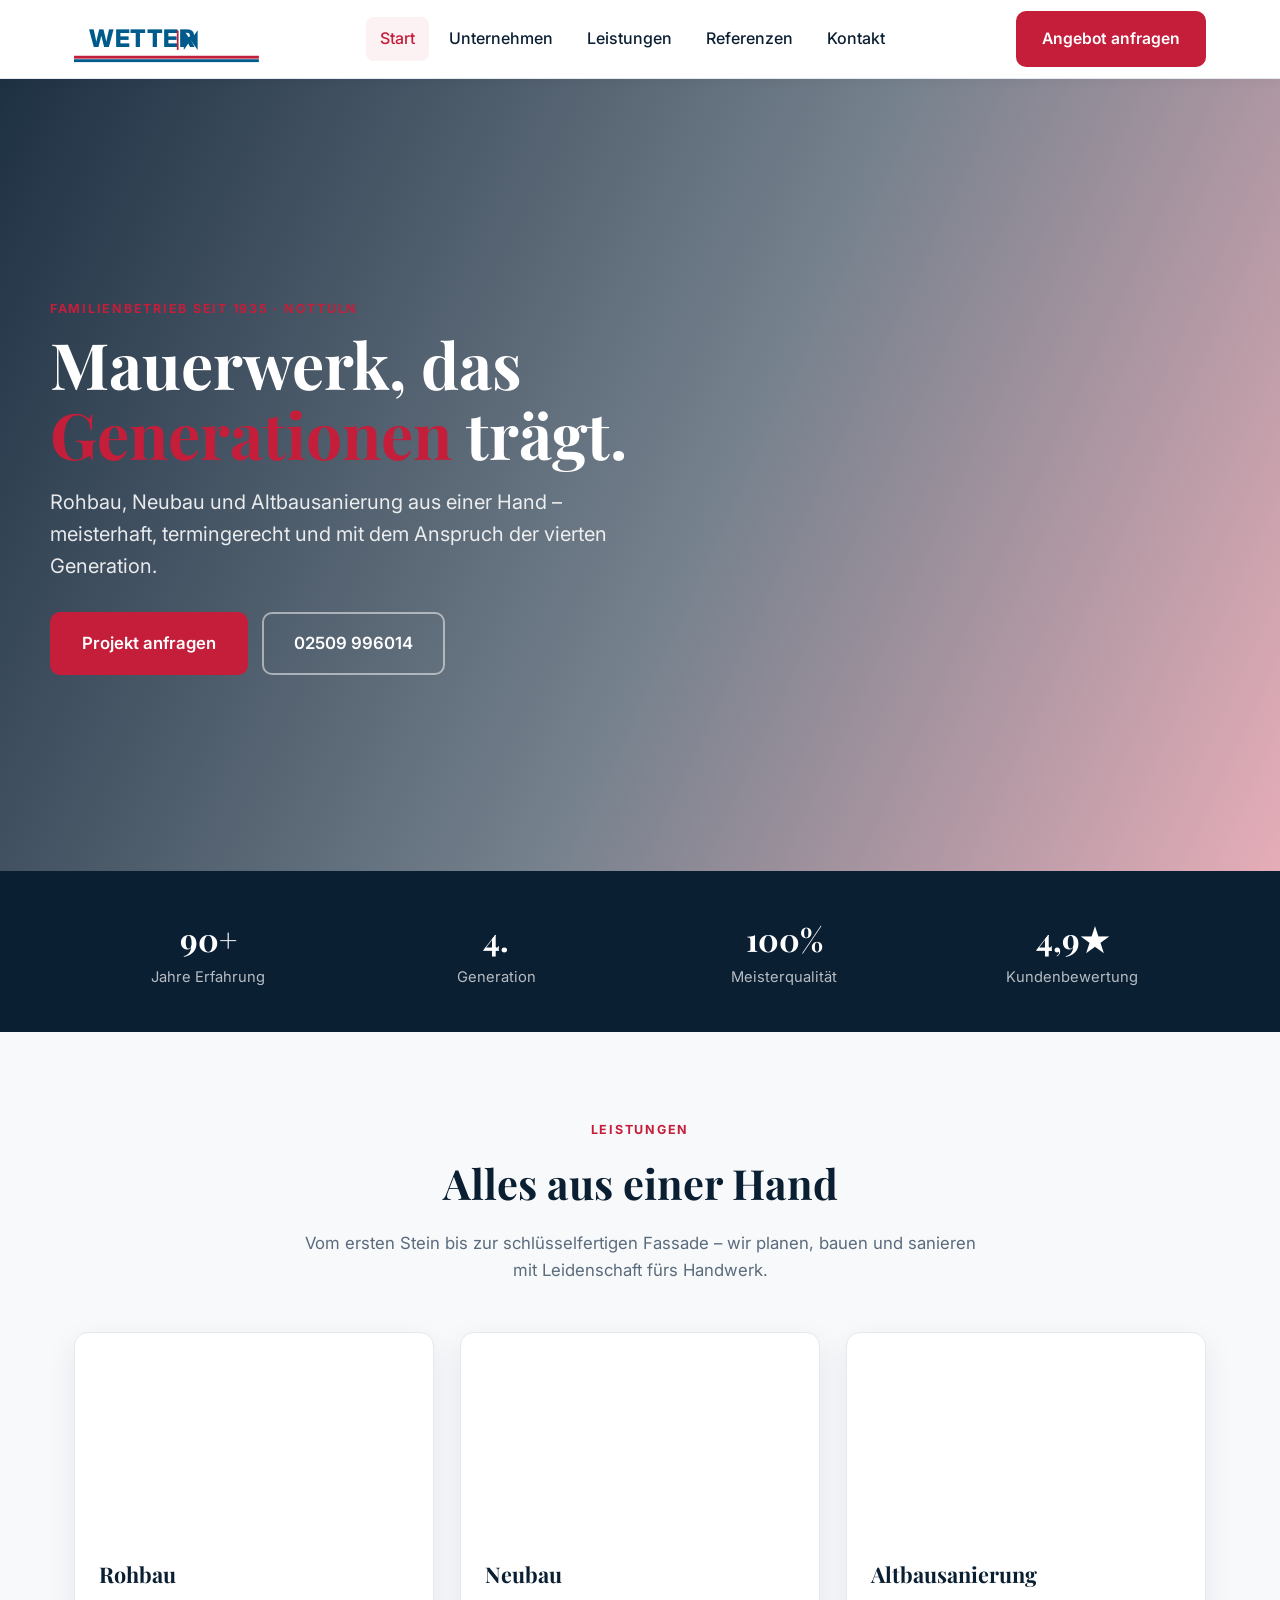
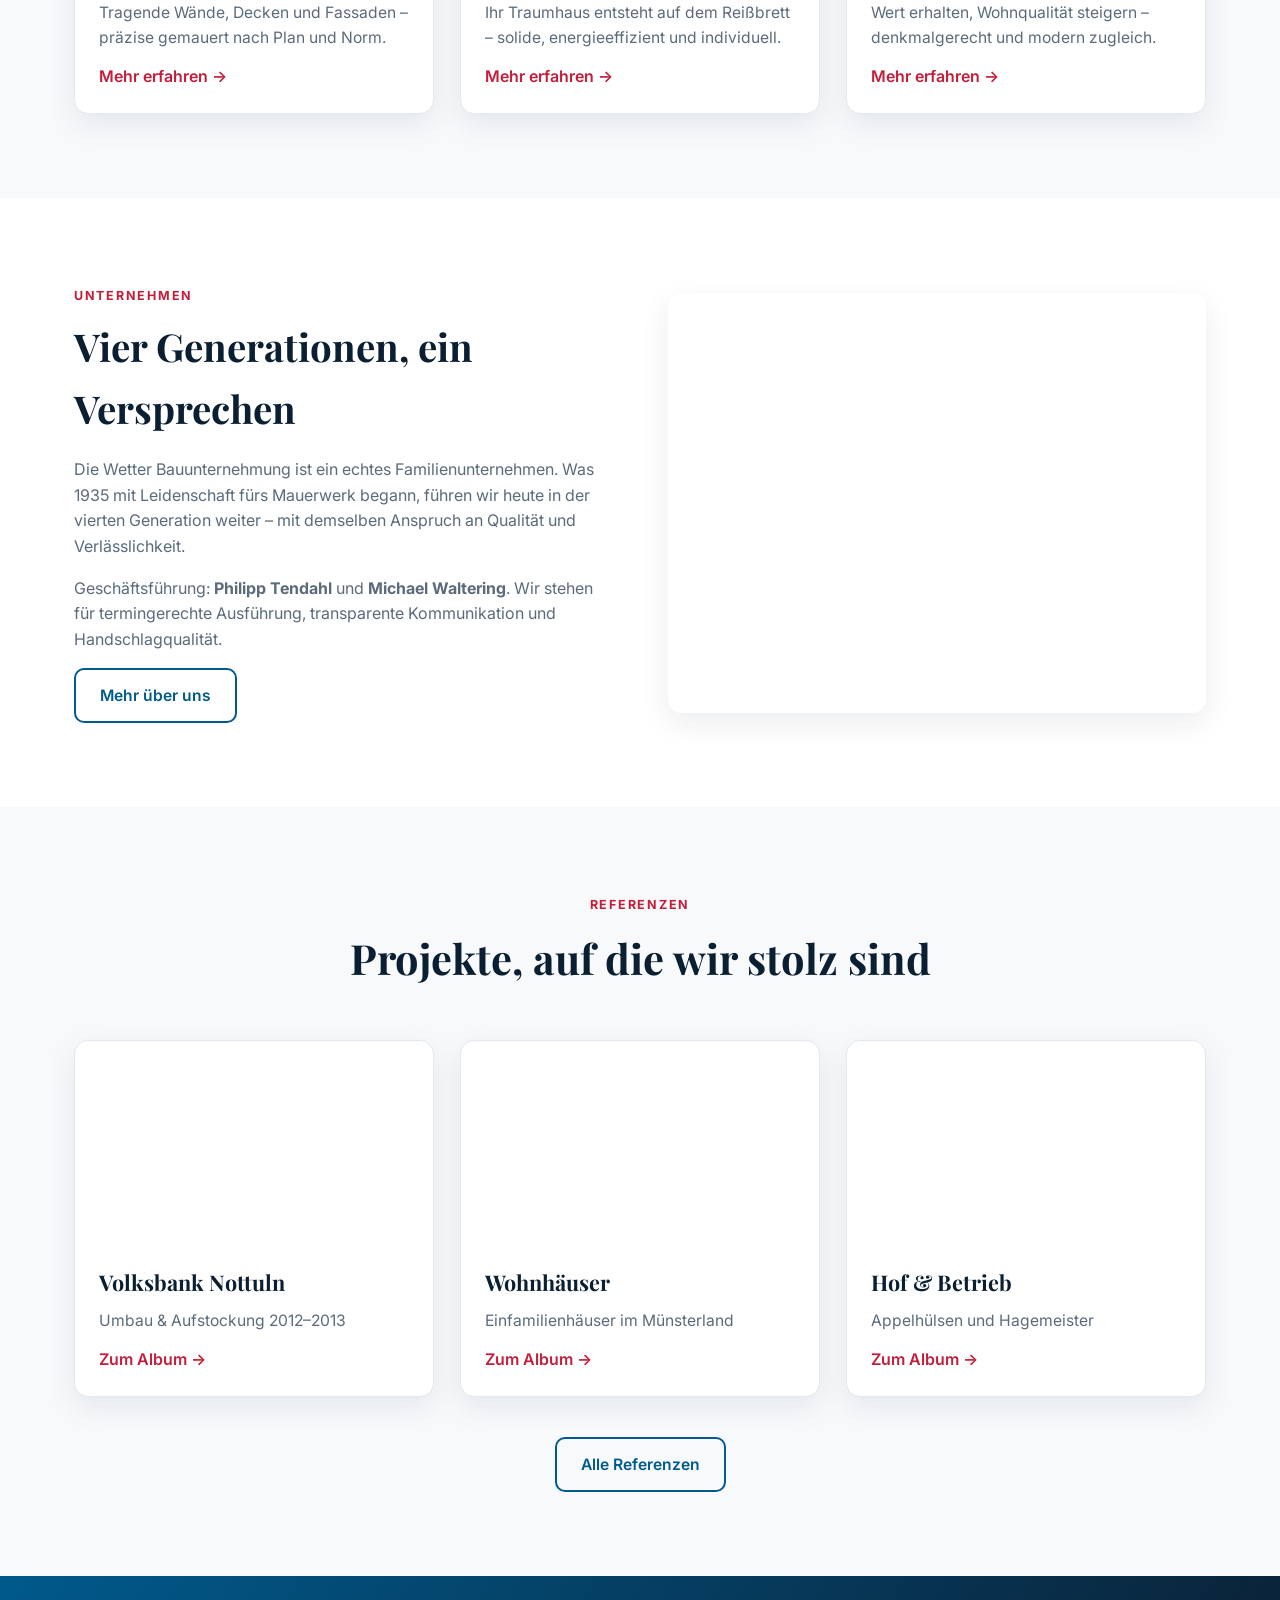
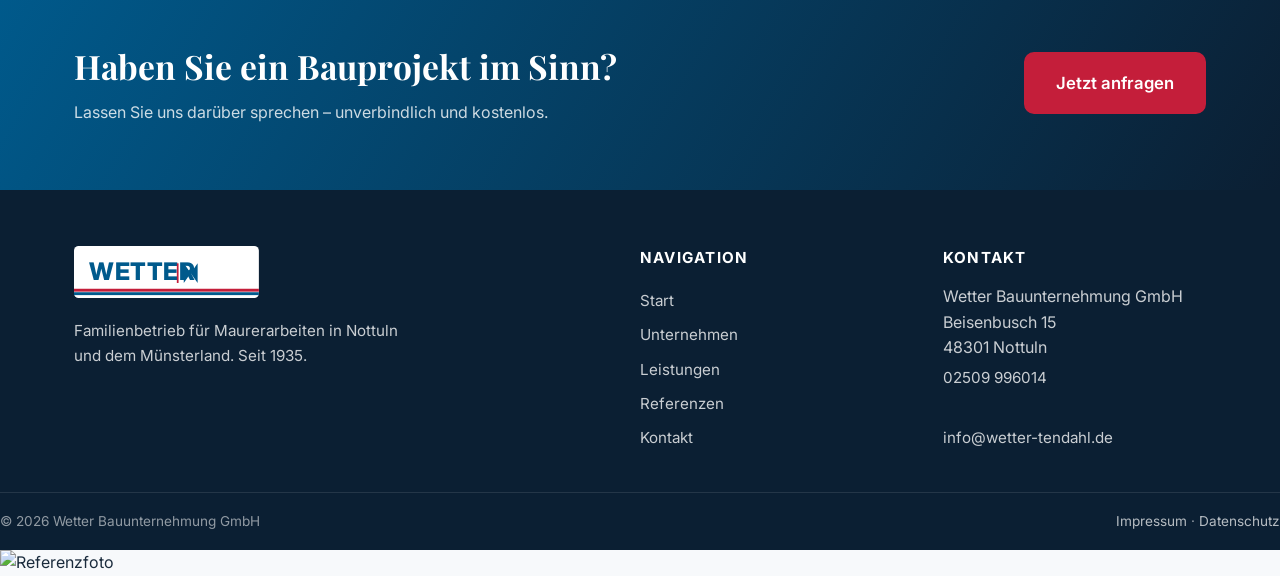
<file: index.html>
<!DOCTYPE html>
<html lang="de">
<head>
<meta charset="UTF-8">
<meta name="viewport" content="width=device-width, initial-scale=1.0">
<title>Wetter Bauunternehmung GmbH | Rohbau, Neubau & Altbausanierung in Nottuln</title>
<meta name="description" content="Wetter Bauunternehmung GmbH – Familienbetrieb seit 1935 in Nottuln. Meisterhafte Maurerarbeiten: Rohbau, Neubau, Altbausanierung. Jetzt unverbindlich anfragen.">
<meta name="keywords" content="Bauunternehmung Nottuln, Rohbau, Neubau, Altbausanierung, Maurerarbeiten Münsterland, Wetter Tendahl">
<link rel="canonical" href="https://wetter-bau-nottuln.netlify.app/">
<meta property="og:title" content="Wetter Bauunternehmung GmbH | Nottuln">
<meta property="og:description" content="Mauerwerk, das Generationen trägt. Familienbetrieb seit 1935.">
<meta property="og:type" content="website">
<meta property="og:locale" content="de_DE">
<link rel="preconnect" href="https://fonts.googleapis.com">
<link rel="preconnect" href="https://fonts.gstatic.com" crossorigin>
<link href="https://fonts.googleapis.com/css2?family=Inter:wght@400;500;600;700;800&family=Playfair+Display:wght@600;700&display=swap" rel="stylesheet">
<link rel="stylesheet" href="css/style.css">
</head>
<body>

<header class="site-header" id="header">
  <div class="container header-inner">
    <a href="index.html" class="brand" aria-label="Wetter Bauunternehmung Startseite">
      <svg class="brand-logo" viewBox="0 0 320 90" role="img" aria-label="Wetter Logo">
        <rect x="0" y="0" width="320" height="90" rx="8" fill="#ffffff"/>
        <text x="26" y="58" font-family="Inter, Arial, sans-serif" font-size="42" font-weight="800" fill="#005A8C" letter-spacing="1">WETTER</text>
        <rect x="178" y="30" width="3" height="34" fill="#C41E3A"/>
        <path d="M190 30 L190 64 L214 30 L214 64 Z" fill="#005A8C"/>
        <rect x="0" y="74" width="320" height="5" fill="#C41E3A"/>
        <rect x="0" y="80" width="320" height="5" fill="#005A8C"/>
      </svg>
    </a>
    <nav class="nav-desktop" aria-label="Hauptnavigation">
      <a href="index.html" class="nav-link active">Start</a>
      <a href="unternehmen.html" class="nav-link">Unternehmen</a>
      <a href="leistungen.html" class="nav-link">Leistungen</a>
      <a href="referenzen.html" class="nav-link">Referenzen</a>
      <a href="kontakt.html" class="nav-link">Kontakt</a>
    </nav>
    <a href="kontakt.html" class="btn btn-primary header-cta">Angebot anfragen</a>
    <button class="nav-toggle" id="navToggle" aria-label="Menü öffnen" aria-expanded="false">
      <span></span><span></span><span></span>
    </button>
  </div>
  <div class="mobile-menu" id="mobileMenu">
    <a href="index.html">Start</a>
    <a href="unternehmen.html">Unternehmen</a>
    <a href="leistungen.html">Leistungen</a>
    <a href="referenzen.html">Referenzen</a>
    <a href="kontakt.html">Kontakt</a>
    <a href="tel:+492509996014" class="btn btn-primary">Jetzt anrufen</a>
  </div>
</header>

<main>
  <section class="hero">
    <div class="hero-bg" style="background-image:url('https://images.unsplash.com/photo-1503387762-592deb58ef4e?auto=format&fit=crop&w=1920&q=80')"></div>
    <div class="hero-overlay"></div>
    <div class="container hero-content">
      <span class="eyebrow">Familienbetrieb seit 1935 · Nottuln</span>
      <h1>Mauerwerk, das <em>Generationen</em> trägt.</h1>
      <p class="hero-sub">Rohbau, Neubau und Altbausanierung aus einer Hand – meisterhaft, termingerecht und mit dem Anspruch der vierten Generation.</p>
      <div class="hero-actions">
        <a href="kontakt.html" class="btn btn-primary btn-lg">Projekt anfragen</a>
        <a href="tel:+492509996014" class="btn btn-ghost btn-lg">02509 996014</a>
      </div>
    </div>
  </section>

  <section class="section trust">
    <div class="container trust-grid">
      <div class="trust-item"><strong>90+</strong><span>Jahre Erfahrung</span></div>
      <div class="trust-item"><strong>4.</strong><span>Generation</span></div>
      <div class="trust-item"><strong>100%</strong><span>Meisterqualität</span></div>
      <div class="trust-item"><strong>4,9★</strong><span>Kundenbewertung</span></div>
    </div>
  </section>

  <section class="section">
    <div class="container">
      <div class="section-head">
        <span class="eyebrow">Leistungen</span>
        <h2>Alles aus einer Hand</h2>
        <p>Vom ersten Stein bis zur schlüsselfertigen Fassade – wir planen, bauen und sanieren mit Leidenschaft fürs Handwerk.</p>
      </div>
      <div class="cards-3">
        <article class="card">
          <div class="card-img" style="background-image:url('https://images.unsplash.com/photo-1581094794329-c8112a89af12?auto=format&fit=crop&w=800&q=80')"></div>
          <div class="card-body">
            <h3>Rohbau</h3>
            <p>Tragende Wände, Decken und Fassaden – präzise gemauert nach Plan und Norm.</p>
            <a href="leistungen.html#rohbau" class="text-link">Mehr erfahren →</a>
          </div>
        </article>
        <article class="card">
          <div class="card-img" style="background-image:url('https://images.unsplash.com/photo-1503387762-592deb58ef4e?auto=format&fit=crop&w=800&q=80')"></div>
          <div class="card-body">
            <h3>Neubau</h3>
            <p>Ihr Traumhaus entsteht auf dem Reißbrett – solide, energieeffizient und individuell.</p>
            <a href="leistungen.html#neubau" class="text-link">Mehr erfahren →</a>
          </div>
        </article>
        <article class="card">
          <div class="card-img" style="background-image:url('https://images.unsplash.com/photo-1486406146926-c627a92ad1ab?auto=format&fit=crop&w=800&q=80')"></div>
          <div class="card-body">
            <h3>Altbausanierung</h3>
            <p>Wert erhalten, Wohnqualität steigern – denkmalgerecht und modern zugleich.</p>
            <a href="leistungen.html#sanierung" class="text-link">Mehr erfahren →</a>
          </div>
        </article>
      </div>
    </div>
  </section>

  <section class="section section-alt">
    <div class="container split">
      <div class="split-text">
        <span class="eyebrow">Unternehmen</span>
        <h2>Vier Generationen, ein Versprechen</h2>
        <p>Die Wetter Bauunternehmung ist ein echtes Familienunternehmen. Was 1935 mit Leidenschaft fürs Mauerwerk begann, führen wir heute in der vierten Generation weiter – mit demselben Anspruch an Qualität und Verlässlichkeit.</p>
        <p>Geschäftsführung: <strong>Philipp Tendahl</strong> und <strong>Michael Waltering</strong>. Wir stehen für termingerechte Ausführung, transparente Kommunikation und Handschlagqualität.</p>
        <a href="unternehmen.html" class="btn btn-secondary">Mehr über uns</a>
      </div>
      <div class="split-media" style="background-image:url('https://images.unsplash.com/photo-1504307651254-35680f356dfd?auto=format&fit=crop&w=900&q=80')"></div>
    </div>
  </section>

  <section class="section">
    <div class="container">
      <div class="section-head">
        <span class="eyebrow">Referenzen</span>
        <h2>Projekte, auf die wir stolz sind</h2>
      </div>
      <div class="cards-3">
        <article class="card ref-card">
          <div class="card-img" style="background-image:url('https://images.unsplash.com/photo-1486406146926-c627a92ad1ab?auto=format&fit=crop&w=800&q=80')"></div>
          <div class="card-body"><h3>Volksbank Nottuln</h3><p>Umbau & Aufstockung 2012–2013</p><a href="referenzen.html#volksbank" class="text-link">Zum Album →</a></div>
        </article>
        <article class="card ref-card">
          <div class="card-img" style="background-image:url('https://images.unsplash.com/photo-1568605114967-8130f3a36994?auto=format&fit=crop&w=800&q=80')"></div>
          <div class="card-body"><h3>Wohnhäuser</h3><p>Einfamilienhäuser im Münsterland</p><a href="referenzen.html#wohnungsbau" class="text-link">Zum Album →</a></div>
        </article>
        <article class="card ref-card">
          <div class="card-img" style="background-image:url('https://images.unsplash.com/photo-1541888946425-d81bb19240f5?auto=format&fit=crop&w=800&q=80')"></div>
          <div class="card-body"><h3>Hof & Betrieb</h3><p>Appelhülsen und Hagemeister</p><a href="referenzen.html#hof" class="text-link">Zum Album →</a></div>
        </article>
      </div>
      <div class="center-cta"><a href="referenzen.html" class="btn btn-secondary">Alle Referenzen</a></div>
    </div>
  </section>

  <section class="cta-band">
    <div class="container cta-band-inner">
      <div>
        <h2>Haben Sie ein Bauprojekt im Sinn?</h2>
        <p>Lassen Sie uns darüber sprechen – unverbindlich und kostenlos.</p>
      </div>
      <a href="kontakt.html" class="btn btn-primary btn-lg">Jetzt anfragen</a>
    </div>
  </section>
</main>

<footer class="site-footer">
  <div class="container footer-grid">
    <div class="footer-brand">
      <svg class="brand-logo" viewBox="0 0 320 90" role="img" aria-label="Wetter Logo">
        <rect x="0" y="0" width="320" height="90" rx="8" fill="#ffffff"/>
        <text x="26" y="58" font-family="Inter, Arial, sans-serif" font-size="42" font-weight="800" fill="#005A8C" letter-spacing="1">WETTER</text>
        <rect x="178" y="30" width="3" height="34" fill="#C41E3A"/>
        <path d="M190 30 L190 64 L214 30 L214 64 Z" fill="#005A8C"/>
        <rect x="0" y="74" width="320" height="5" fill="#C41E3A"/>
        <rect x="0" y="80" width="320" height="5" fill="#005A8C"/>
      </svg>
      <p>Familienbetrieb für Maurerarbeiten in Nottuln und dem Münsterland. Seit 1935.</p>
    </div>
    <div>
      <h4>Navigation</h4>
      <a href="index.html">Start</a><a href="unternehmen.html">Unternehmen</a><a href="leistungen.html">Leistungen</a><a href="referenzen.html">Referenzen</a><a href="kontakt.html">Kontakt</a>
    </div>
    <div>
      <h4>Kontakt</h4>
      <p>Wetter Bauunternehmung GmbH<br>Beisenbusch 15<br>48301 Nottuln</p>
      <p><a href="tel:+492509996014">02509 996014</a><br><a href="mailto:info@wetter-tendahl.de">info@wetter-tendahl.de</a></p>
    </div>
  </div>
  <div class="footer-bottom">
    <span>© 2026 Wetter Bauunternehmung GmbH</span>
    <span><a href="impressum.html">Impressum</a> · <a href="datenschutz.html">Datenschutz</a></span>
  </div>
</footer>

<div class="mobile-bar">
  <a href="tel:+492509996014" class="btn btn-primary">Anrufen</a>
  <a href="kontakt.html" class="btn btn-secondary">Angebot</a>
</div>

<script src="js/main.js"></script>
</body>
</html>
</file>
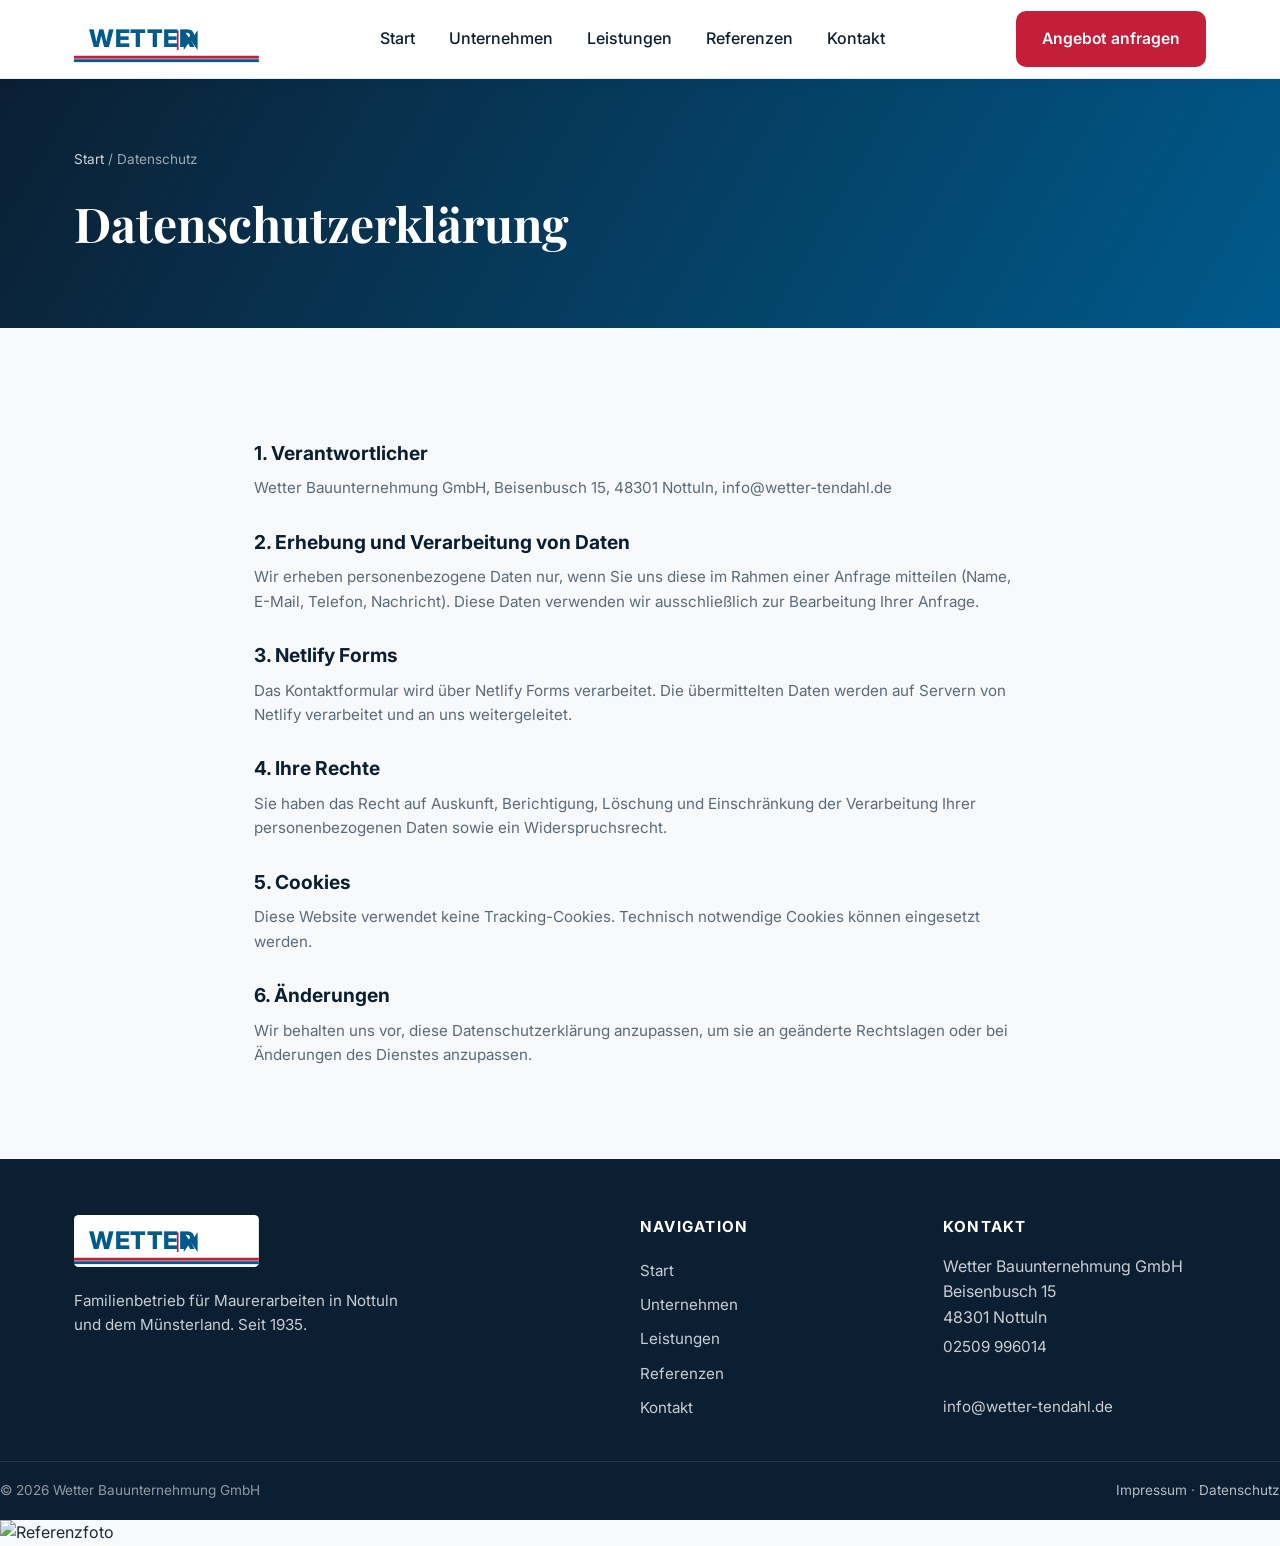
<file: datenschutz.html>
<!DOCTYPE html>
<html lang="de">
<head>
<meta charset="UTF-8">
<meta name="viewport" content="width=device-width, initial-scale=1.0">
<title>Datenschutz | Wetter Bauunternehmung GmbH</title>
<link rel="canonical" href="https://wetter-bau-nottuln.netlify.app/datenschutz.html">
<link rel="preconnect" href="https://fonts.googleapis.com">
<link rel="preconnect" href="https://fonts.gstatic.com" crossorigin>
<link href="https://fonts.googleapis.com/css2?family=Inter:wght@400;500;600;700;800&family=Playfair+Display:wght@600;700&display=swap" rel="stylesheet">
<link rel="stylesheet" href="css/style.css">
</head>
<body>
<header class="site-header" id="header">
  <div class="container header-inner">
    <a href="index.html" class="brand" aria-label="Wetter Bauunternehmung Startseite">
      <svg class="brand-logo" viewBox="0 0 320 90" role="img" aria-label="Wetter Logo">
        <rect x="0" y="0" width="320" height="90" rx="8" fill="#ffffff"/>
        <text x="26" y="58" font-family="Inter, Arial, sans-serif" font-size="42" font-weight="800" fill="#005A8C" letter-spacing="1">WETTER</text>
        <rect x="178" y="30" width="3" height="34" fill="#C41E3A"/>
        <path d="M190 30 L190 64 L214 30 L214 64 Z" fill="#005A8C"/>
        <rect x="0" y="74" width="320" height="5" fill="#C41E3A"/>
        <rect x="0" y="80" width="320" height="5" fill="#005A8C"/>
      </svg>
    </a>
    <nav class="nav-desktop" aria-label="Hauptnavigation">
      <a href="index.html" class="nav-link">Start</a>
      <a href="unternehmen.html" class="nav-link">Unternehmen</a>
      <a href="leistungen.html" class="nav-link">Leistungen</a>
      <a href="referenzen.html" class="nav-link">Referenzen</a>
      <a href="kontakt.html" class="nav-link">Kontakt</a>
    </nav>
    <a href="kontakt.html" class="btn btn-primary header-cta">Angebot anfragen</a>
    <button class="nav-toggle" id="navToggle" aria-label="Menü öffnen" aria-expanded="false"><span></span><span></span><span></span></button>
  </div>
  <div class="mobile-menu" id="mobileMenu">
    <a href="index.html">Start</a><a href="unternehmen.html">Unternehmen</a><a href="leistungen.html">Leistungen</a><a href="referenzen.html">Referenzen</a><a href="kontakt.html">Kontakt</a>
    <a href="tel:+492509996014" class="btn btn-primary">Jetzt anrufen</a>
  </div>
</header>
<main>
  <section class="page-hero"><div class="container"><div class="breadcrumb"><a href="index.html">Start</a> / Datenschutz</div><h1>Datenschutzerklärung</h1></div></section>
  <section class="section"><div class="container legal">
    <h2>1. Verantwortlicher</h2>
    <p>Wetter Bauunternehmung GmbH, Beisenbusch 15, 48301 Nottuln, info@wetter-tendahl.de</p>
    <h2>2. Erhebung und Verarbeitung von Daten</h2>
    <p>Wir erheben personenbezogene Daten nur, wenn Sie uns diese im Rahmen einer Anfrage mitteilen (Name, E-Mail, Telefon, Nachricht). Diese Daten verwenden wir ausschließlich zur Bearbeitung Ihrer Anfrage.</p>
    <h2>3. Netlify Forms</h2>
    <p>Das Kontaktformular wird über Netlify Forms verarbeitet. Die übermittelten Daten werden auf Servern von Netlify verarbeitet und an uns weitergeleitet.</p>
    <h2>4. Ihre Rechte</h2>
    <p>Sie haben das Recht auf Auskunft, Berichtigung, Löschung und Einschränkung der Verarbeitung Ihrer personenbezogenen Daten sowie ein Widerspruchsrecht.</p>
    <h2>5. Cookies</h2>
    <p>Diese Website verwendet keine Tracking-Cookies. Technisch notwendige Cookies können eingesetzt werden.</p>
    <h2>6. Änderungen</h2>
    <p>Wir behalten uns vor, diese Datenschutzerklärung anzupassen, um sie an geänderte Rechtslagen oder bei Änderungen des Dienstes anzupassen.</p>
  </div></section>
</main>
<footer class="site-footer"><div class="container footer-grid"><div class="footer-brand"><svg class="brand-logo" viewBox="0 0 320 90" role="img" aria-label="Wetter Logo"><rect x="0" y="0" width="320" height="90" rx="8" fill="#ffffff"/><text x="26" y="58" font-family="Inter, Arial, sans-serif" font-size="42" font-weight="800" fill="#005A8C" letter-spacing="1">WETTER</text><rect x="178" y="30" width="3" height="34" fill="#C41E3A"/><path d="M190 30 L190 64 L214 30 L214 64 Z" fill="#005A8C"/><rect x="0" y="74" width="320" height="5" fill="#C41E3A"/><rect x="0" y="80" width="320" height="5" fill="#005A8C"/></svg><p>Familienbetrieb für Maurerarbeiten in Nottuln und dem Münsterland. Seit 1935.</p></div><div><h4>Navigation</h4><a href="index.html">Start</a><a href="unternehmen.html">Unternehmen</a><a href="leistungen.html">Leistungen</a><a href="referenzen.html">Referenzen</a><a href="kontakt.html">Kontakt</a></div><div><h4>Kontakt</h4><p>Wetter Bauunternehmung GmbH<br>Beisenbusch 15<br>48301 Nottuln</p><p><a href="tel:+492509996014">02509 996014</a><br><a href="mailto:info@wetter-tendahl.de">info@wetter-tendahl.de</a></p></div></div><div class="footer-bottom"><span>© 2026 Wetter Bauunternehmung GmbH</span><span><a href="impressum.html">Impressum</a> · <a href="datenschutz.html">Datenschutz</a></span></div></footer>
<div class="mobile-bar"><a href="tel:+492509996014" class="btn btn-primary">Anrufen</a><a href="kontakt.html" class="btn btn-secondary">Angebot</a></div>
<script src="js/main.js"></script>
</body>
</html>
</file>
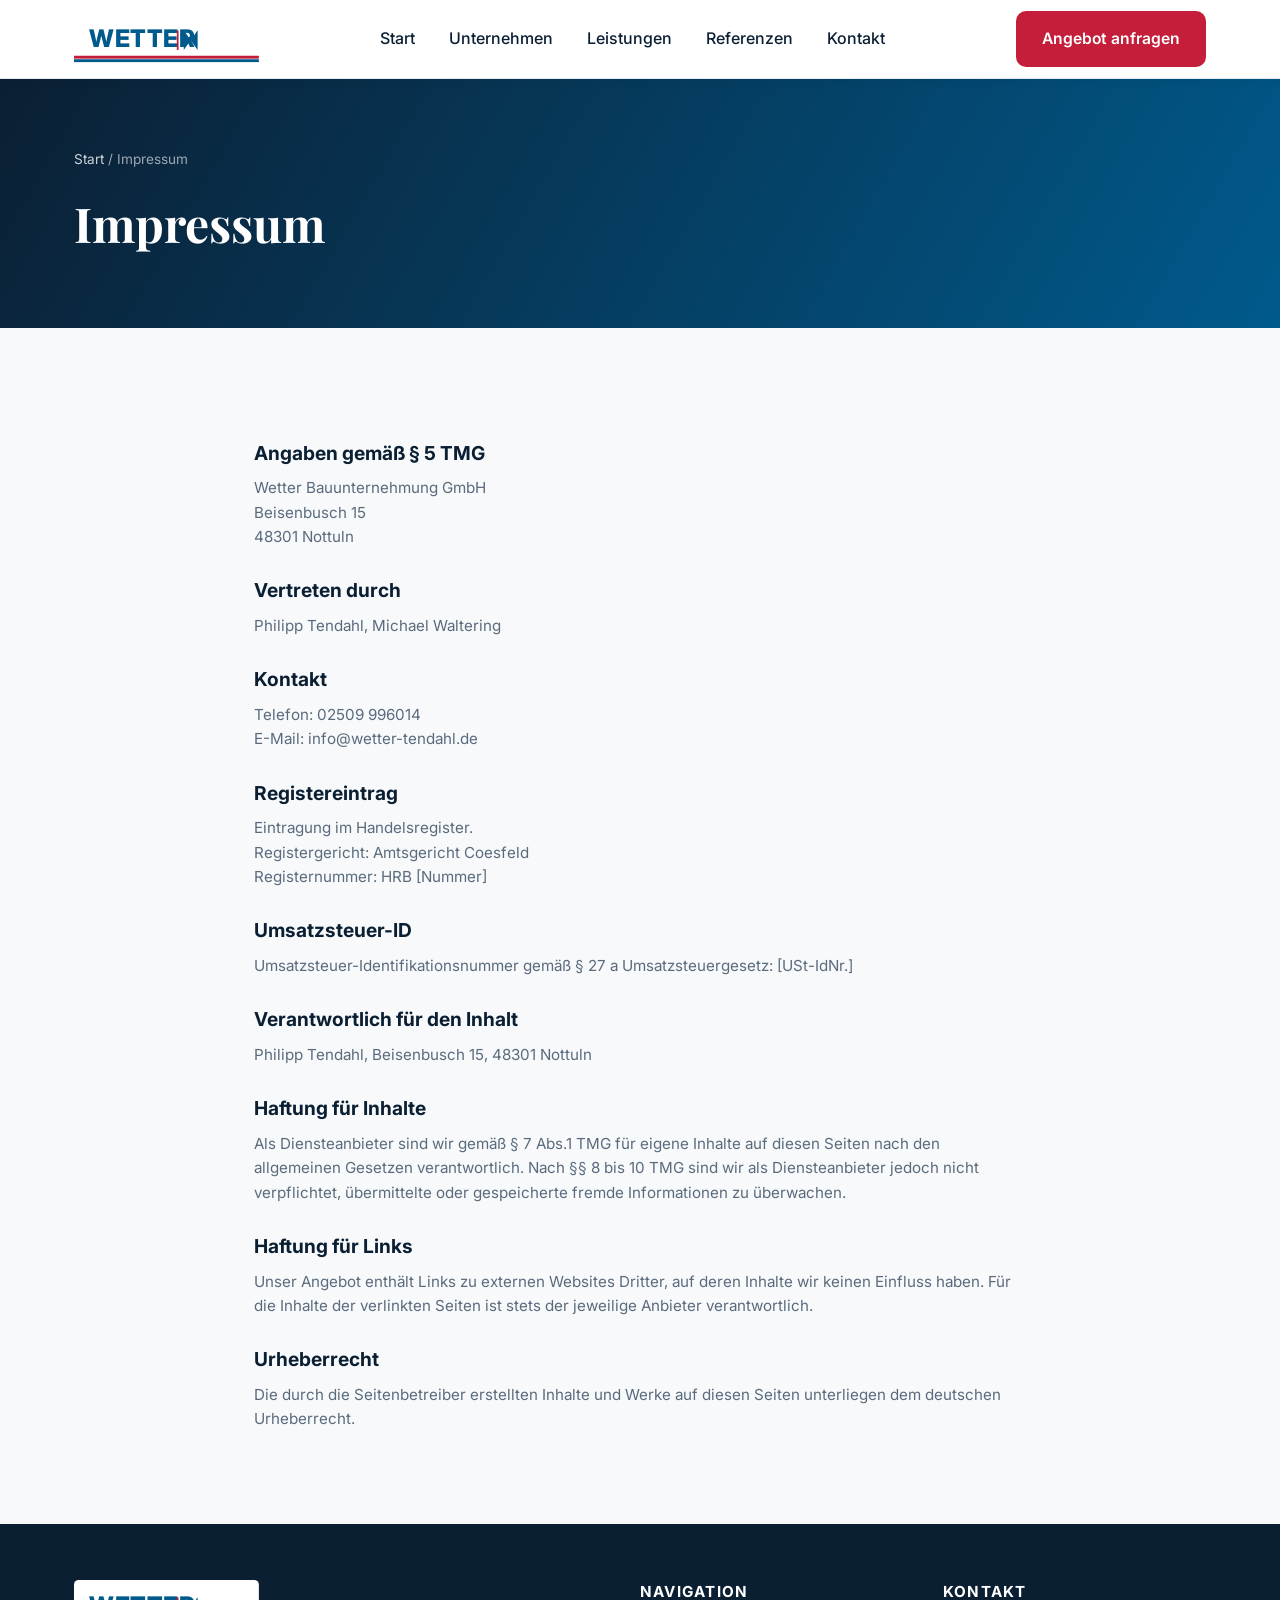
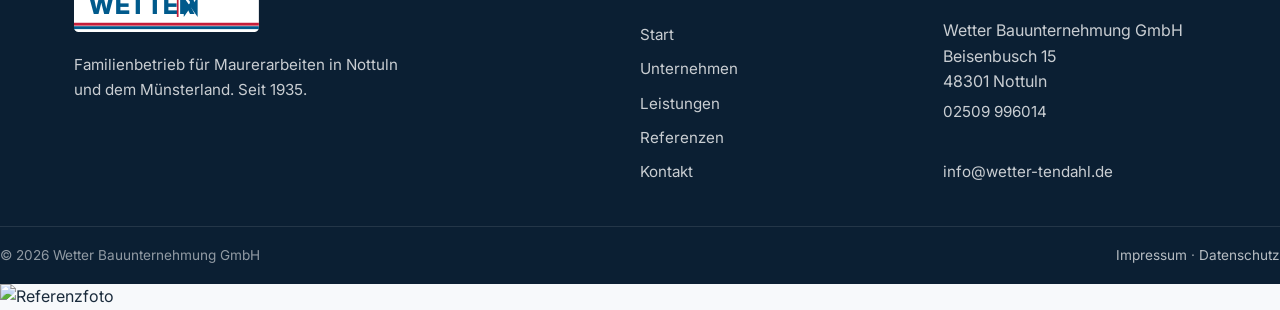
<file: impressum.html>
<!DOCTYPE html>
<html lang="de">
<head>
<meta charset="UTF-8">
<meta name="viewport" content="width=device-width, initial-scale=1.0">
<title>Impressum | Wetter Bauunternehmung GmbH</title>
<link rel="canonical" href="https://wetter-bau-nottuln.netlify.app/impressum.html">
<link rel="preconnect" href="https://fonts.googleapis.com">
<link rel="preconnect" href="https://fonts.gstatic.com" crossorigin>
<link href="https://fonts.googleapis.com/css2?family=Inter:wght@400;500;600;700;800&family=Playfair+Display:wght@600;700&display=swap" rel="stylesheet">
<link rel="stylesheet" href="css/style.css">
</head>
<body>
<header class="site-header" id="header">
  <div class="container header-inner">
    <a href="index.html" class="brand" aria-label="Wetter Bauunternehmung Startseite">
      <svg class="brand-logo" viewBox="0 0 320 90" role="img" aria-label="Wetter Logo">
        <rect x="0" y="0" width="320" height="90" rx="8" fill="#ffffff"/>
        <text x="26" y="58" font-family="Inter, Arial, sans-serif" font-size="42" font-weight="800" fill="#005A8C" letter-spacing="1">WETTER</text>
        <rect x="178" y="30" width="3" height="34" fill="#C41E3A"/>
        <path d="M190 30 L190 64 L214 30 L214 64 Z" fill="#005A8C"/>
        <rect x="0" y="74" width="320" height="5" fill="#C41E3A"/>
        <rect x="0" y="80" width="320" height="5" fill="#005A8C"/>
      </svg>
    </a>
    <nav class="nav-desktop" aria-label="Hauptnavigation">
      <a href="index.html" class="nav-link">Start</a>
      <a href="unternehmen.html" class="nav-link">Unternehmen</a>
      <a href="leistungen.html" class="nav-link">Leistungen</a>
      <a href="referenzen.html" class="nav-link">Referenzen</a>
      <a href="kontakt.html" class="nav-link">Kontakt</a>
    </nav>
    <a href="kontakt.html" class="btn btn-primary header-cta">Angebot anfragen</a>
    <button class="nav-toggle" id="navToggle" aria-label="Menü öffnen" aria-expanded="false"><span></span><span></span><span></span></button>
  </div>
  <div class="mobile-menu" id="mobileMenu">
    <a href="index.html">Start</a><a href="unternehmen.html">Unternehmen</a><a href="leistungen.html">Leistungen</a><a href="referenzen.html">Referenzen</a><a href="kontakt.html">Kontakt</a>
    <a href="tel:+492509996014" class="btn btn-primary">Jetzt anrufen</a>
  </div>
</header>
<main>
  <section class="page-hero"><div class="container"><div class="breadcrumb"><a href="index.html">Start</a> / Impressum</div><h1>Impressum</h1></div></section>
  <section class="section"><div class="container legal">
    <h2>Angaben gemäß § 5 TMG</h2>
    <p>Wetter Bauunternehmung GmbH<br>Beisenbusch 15<br>48301 Nottuln</p>
    <h2>Vertreten durch</h2>
    <p>Philipp Tendahl, Michael Waltering</p>
    <h2>Kontakt</h2>
    <p>Telefon: 02509 996014<br>E-Mail: info@wetter-tendahl.de</p>
    <h2>Registereintrag</h2>
    <p>Eintragung im Handelsregister.<br>Registergericht: Amtsgericht Coesfeld<br>Registernummer: HRB [Nummer]</p>
    <h2>Umsatzsteuer-ID</h2>
    <p>Umsatzsteuer-Identifikationsnummer gemäß § 27 a Umsatzsteuergesetz: [USt-IdNr.]</p>
    <h2>Verantwortlich für den Inhalt</h2>
    <p>Philipp Tendahl, Beisenbusch 15, 48301 Nottuln</p>
    <h2>Haftung für Inhalte</h2>
    <p>Als Diensteanbieter sind wir gemäß § 7 Abs.1 TMG für eigene Inhalte auf diesen Seiten nach den allgemeinen Gesetzen verantwortlich. Nach §§ 8 bis 10 TMG sind wir als Diensteanbieter jedoch nicht verpflichtet, übermittelte oder gespeicherte fremde Informationen zu überwachen.</p>
    <h2>Haftung für Links</h2>
    <p>Unser Angebot enthält Links zu externen Websites Dritter, auf deren Inhalte wir keinen Einfluss haben. Für die Inhalte der verlinkten Seiten ist stets der jeweilige Anbieter verantwortlich.</p>
    <h2>Urheberrecht</h2>
    <p>Die durch die Seitenbetreiber erstellten Inhalte und Werke auf diesen Seiten unterliegen dem deutschen Urheberrecht.</p>
  </div></section>
</main>
<footer class="site-footer"><div class="container footer-grid"><div class="footer-brand"><svg class="brand-logo" viewBox="0 0 320 90" role="img" aria-label="Wetter Logo"><rect x="0" y="0" width="320" height="90" rx="8" fill="#ffffff"/><text x="26" y="58" font-family="Inter, Arial, sans-serif" font-size="42" font-weight="800" fill="#005A8C" letter-spacing="1">WETTER</text><rect x="178" y="30" width="3" height="34" fill="#C41E3A"/><path d="M190 30 L190 64 L214 30 L214 64 Z" fill="#005A8C"/><rect x="0" y="74" width="320" height="5" fill="#C41E3A"/><rect x="0" y="80" width="320" height="5" fill="#005A8C"/></svg><p>Familienbetrieb für Maurerarbeiten in Nottuln und dem Münsterland. Seit 1935.</p></div><div><h4>Navigation</h4><a href="index.html">Start</a><a href="unternehmen.html">Unternehmen</a><a href="leistungen.html">Leistungen</a><a href="referenzen.html">Referenzen</a><a href="kontakt.html">Kontakt</a></div><div><h4>Kontakt</h4><p>Wetter Bauunternehmung GmbH<br>Beisenbusch 15<br>48301 Nottuln</p><p><a href="tel:+492509996014">02509 996014</a><br><a href="mailto:info@wetter-tendahl.de">info@wetter-tendahl.de</a></p></div></div><div class="footer-bottom"><span>© 2026 Wetter Bauunternehmung GmbH</span><span><a href="impressum.html">Impressum</a> · <a href="datenschutz.html">Datenschutz</a></span></div></footer>
<div class="mobile-bar"><a href="tel:+492509996014" class="btn btn-primary">Anrufen</a><a href="kontakt.html" class="btn btn-secondary">Angebot</a></div>
<script src="js/main.js"></script>
</body>
</html>
</file>
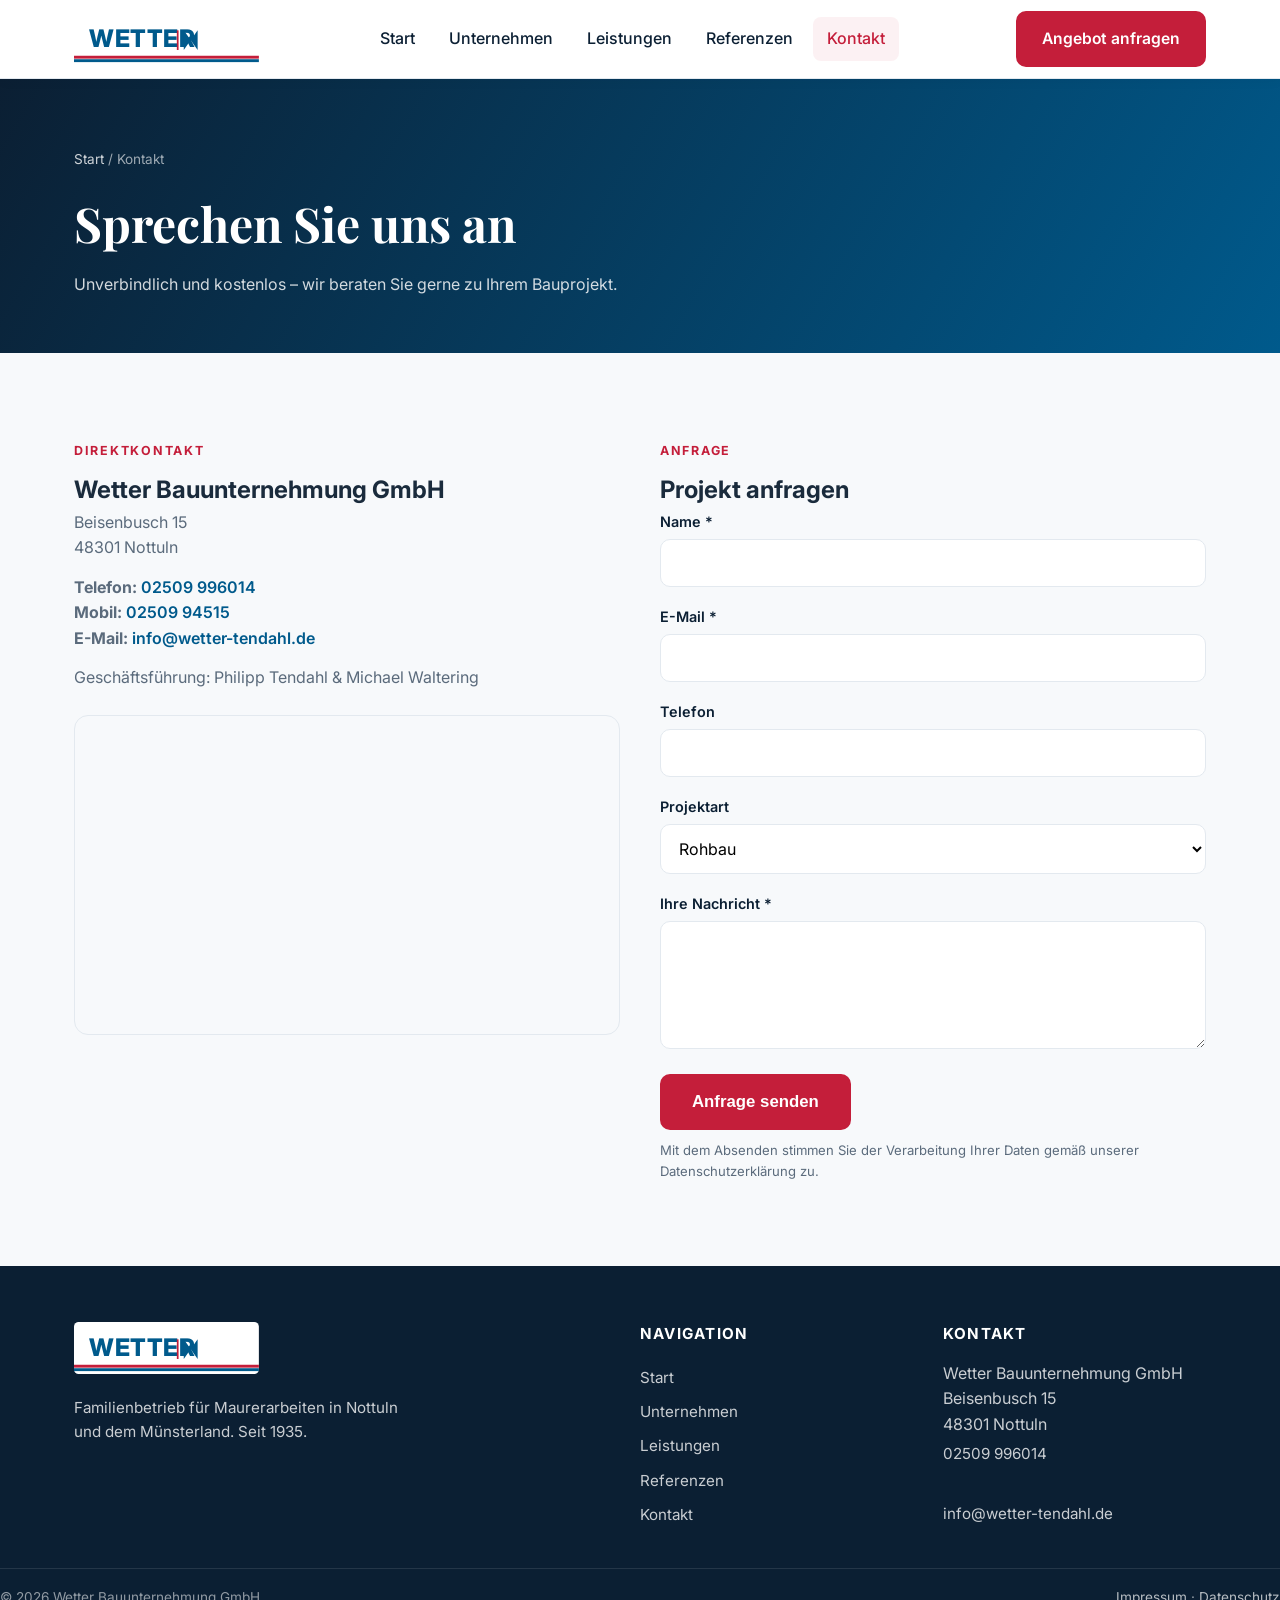
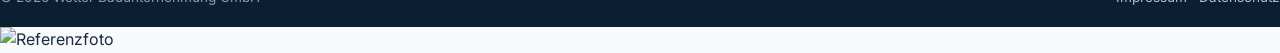
<file: kontakt.html>
<!DOCTYPE html>
<html lang="de">
<head>
<meta charset="UTF-8">
<meta name="viewport" content="width=device-width, initial-scale=1.0">
<title>Kontakt | Wetter Bauunternehmung GmbH Nottuln</title>
<meta name="description" content="Kontaktieren Sie die Wetter Bauunternehmung in Nottuln: 02509 996014, info@wetter-tendahl.de, Beisenbusch 15. Unverbindliche Anfrage für Ihr Bauprojekt.">
<link rel="canonical" href="https://wetter-bau-nottuln.netlify.app/kontakt.html">
<link rel="preconnect" href="https://fonts.googleapis.com">
<link rel="preconnect" href="https://fonts.gstatic.com" crossorigin>
<link href="https://fonts.googleapis.com/css2?family=Inter:wght@400;500;600;700;800&family=Playfair+Display:wght@600;700&display=swap" rel="stylesheet">
<link rel="stylesheet" href="css/style.css">
</head>
<body>

<header class="site-header" id="header">
  <div class="container header-inner">
    <a href="index.html" class="brand" aria-label="Wetter Bauunternehmung Startseite">
      <svg class="brand-logo" viewBox="0 0 320 90" role="img" aria-label="Wetter Logo">
        <rect x="0" y="0" width="320" height="90" rx="8" fill="#ffffff"/>
        <text x="26" y="58" font-family="Inter, Arial, sans-serif" font-size="42" font-weight="800" fill="#005A8C" letter-spacing="1">WETTER</text>
        <rect x="178" y="30" width="3" height="34" fill="#C41E3A"/>
        <path d="M190 30 L190 64 L214 30 L214 64 Z" fill="#005A8C"/>
        <rect x="0" y="74" width="320" height="5" fill="#C41E3A"/>
        <rect x="0" y="80" width="320" height="5" fill="#005A8C"/>
      </svg>
    </a>
    <nav class="nav-desktop" aria-label="Hauptnavigation">
      <a href="index.html" class="nav-link">Start</a>
      <a href="unternehmen.html" class="nav-link">Unternehmen</a>
      <a href="leistungen.html" class="nav-link">Leistungen</a>
      <a href="referenzen.html" class="nav-link">Referenzen</a>
      <a href="kontakt.html" class="nav-link active">Kontakt</a>
    </nav>
    <a href="kontakt.html" class="btn btn-primary header-cta">Angebot anfragen</a>
    <button class="nav-toggle" id="navToggle" aria-label="Menü öffnen" aria-expanded="false">
      <span></span><span></span><span></span>
    </button>
  </div>
  <div class="mobile-menu" id="mobileMenu">
    <a href="index.html">Start</a>
    <a href="unternehmen.html">Unternehmen</a>
    <a href="leistungen.html">Leistungen</a>
    <a href="referenzen.html">Referenzen</a>
    <a href="kontakt.html">Kontakt</a>
    <a href="tel:+492509996014" class="btn btn-primary">Jetzt anrufen</a>
  </div>
</header>

<main>
  <section class="page-hero">
    <div class="container">
      <div class="breadcrumb"><a href="index.html">Start</a> / Kontakt</div>
      <h1>Sprechen Sie uns an</h1>
      <p>Unverbindlich und kostenlos – wir beraten Sie gerne zu Ihrem Bauprojekt.</p>
    </div>
  </section>

  <section class="section">
    <div class="container contact-grid">
      <div class="contact-info">
        <span class="eyebrow">Direktkontakt</span>
        <h2>Wetter Bauunternehmung GmbH</h2>
        <p>Beisenbusch 15<br>48301 Nottuln</p>
        <p><strong>Telefon:</strong> <a href="tel:+492509996014">02509 996014</a><br>
        <strong>Mobil:</strong> <a href="tel:+492509994515">02509 94515</a><br>
        <strong>E-Mail:</strong> <a href="mailto:info@wetter-tendahl.de">info@wetter-tendahl.de</a></p>
        <p>Geschäftsführung: Philipp Tendahl & Michael Waltering</p>
        <div class="map-embed">
          <iframe src="https://www.openstreetmap.org/export/embed.html?bbox=7.35%2C51.92%2C7.40%2C51.95&layer=mapnik&marker=51.935%2C7.375" loading="lazy" title="Karte Nottuln"></iframe>
        </div>
      </div>
      <div>
        <span class="eyebrow">Anfrage</span>
        <h2>Projekt anfragen</h2>
        <form name="kontakt" method="POST" data-netlify="true" netlify-honeypot="bot-field">
          <p style="display:none"><label>Nicht ausfüllen: <input name="bot-field"></label></p>
          <div class="form-group">
            <label for="name">Name *</label>
            <input type="text" id="name" name="name" required>
          </div>
          <div class="form-group">
            <label for="email">E-Mail *</label>
            <input type="email" id="email" name="email" required>
          </div>
          <div class="form-group">
            <label for="telefon">Telefon</label>
            <input type="tel" id="telefon" name="telefon">
          </div>
          <div class="form-group">
            <label for="projekt">Projektart</label>
            <select id="projekt" name="projekt">
              <option>Rohbau</option>
              <option>Neubau</option>
              <option>Altbausanierung</option>
              <option>Sonstiges</option>
            </select>
          </div>
          <div class="form-group">
            <label for="nachricht">Ihre Nachricht *</label>
            <textarea id="nachricht" name="nachricht" rows="5" required></textarea>
          </div>
          <button type="submit" class="btn btn-primary btn-lg">Anfrage senden</button>
          <p class="form-note">Mit dem Absenden stimmen Sie der Verarbeitung Ihrer Daten gemäß unserer Datenschutzerklärung zu.</p>
        </form>
      </div>
    </div>
  </section>
</main>

<footer class="site-footer">
  <div class="container footer-grid">
    <div class="footer-brand">
      <svg class="brand-logo" viewBox="0 0 320 90" role="img" aria-label="Wetter Logo">
        <rect x="0" y="0" width="320" height="90" rx="8" fill="#ffffff"/>
        <text x="26" y="58" font-family="Inter, Arial, sans-serif" font-size="42" font-weight="800" fill="#005A8C" letter-spacing="1">WETTER</text>
        <rect x="178" y="30" width="3" height="34" fill="#C41E3A"/>
        <path d="M190 30 L190 64 L214 30 L214 64 Z" fill="#005A8C"/>
        <rect x="0" y="74" width="320" height="5" fill="#C41E3A"/>
        <rect x="0" y="80" width="320" height="5" fill="#005A8C"/>
      </svg>
      <p>Familienbetrieb für Maurerarbeiten in Nottuln und dem Münsterland. Seit 1935.</p>
    </div>
    <div>
      <h4>Navigation</h4>
      <a href="index.html">Start</a><a href="unternehmen.html">Unternehmen</a><a href="leistungen.html">Leistungen</a><a href="referenzen.html">Referenzen</a><a href="kontakt.html">Kontakt</a>
    </div>
    <div>
      <h4>Kontakt</h4>
      <p>Wetter Bauunternehmung GmbH<br>Beisenbusch 15<br>48301 Nottuln</p>
      <p><a href="tel:+492509996014">02509 996014</a><br><a href="mailto:info@wetter-tendahl.de">info@wetter-tendahl.de</a></p>
    </div>
  </div>
  <div class="footer-bottom">
    <span>© 2026 Wetter Bauunternehmung GmbH</span>
    <span><a href="impressum.html">Impressum</a> · <a href="datenschutz.html">Datenschutz</a></span>
  </div>
</footer>

<div class="mobile-bar">
  <a href="tel:+492509996014" class="btn btn-primary">Anrufen</a>
  <a href="kontakt.html" class="btn btn-secondary">Angebot</a>
</div>

<script src="js/main.js"></script>
</body>
</html>
</file>
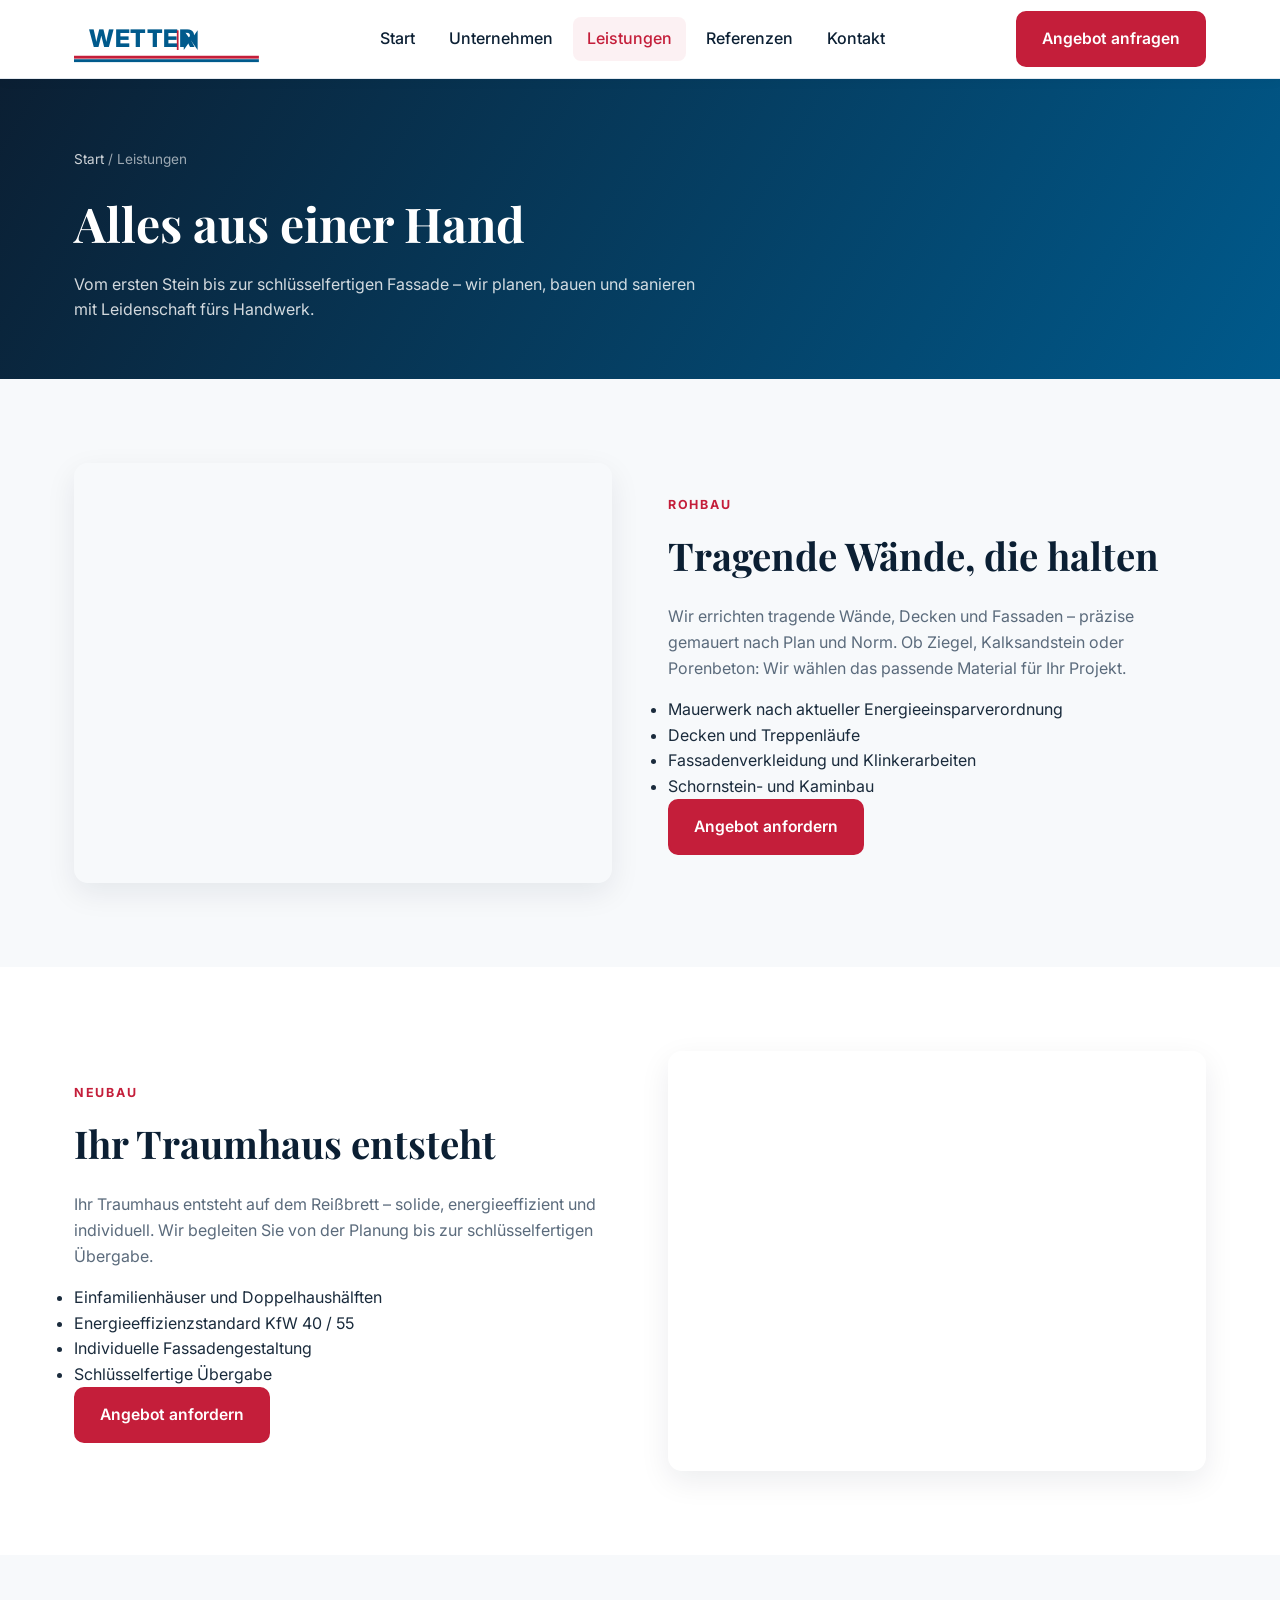
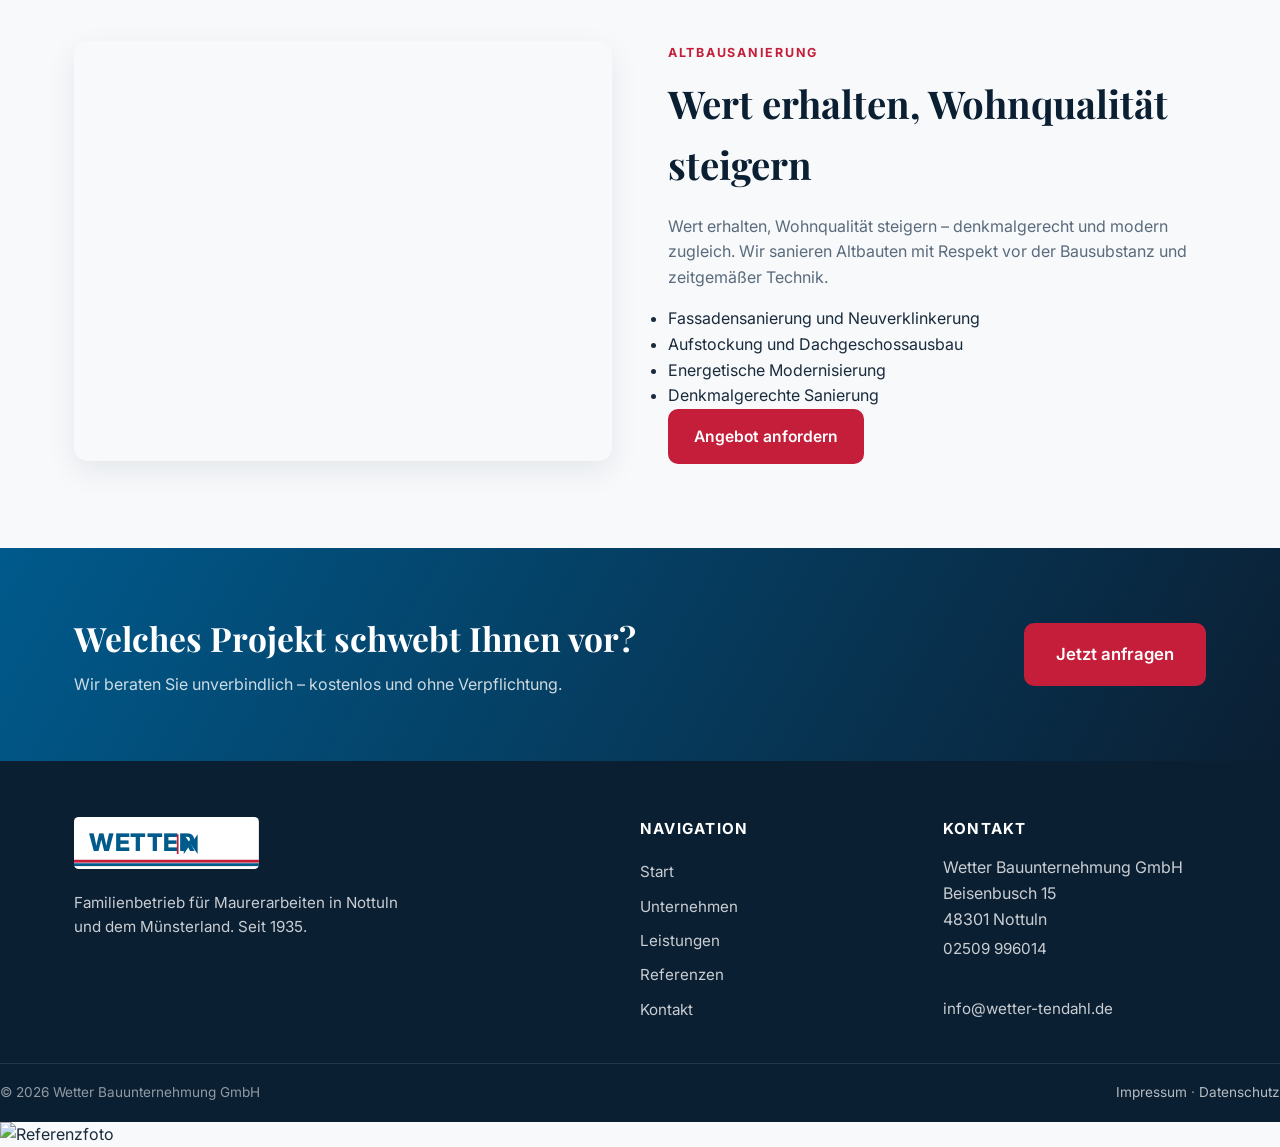
<file: leistungen.html>
<!DOCTYPE html>
<html lang="de">
<head>
<meta charset="UTF-8">
<meta name="viewport" content="width=device-width, initial-scale=1.0">
<title>Leistungen | Wetter Bauunternehmung GmbH Nottuln</title>
<meta name="description" content="Rohbau, Neubau und Altbausanierung aus einer Hand. Meisterbetrieb für Maurerarbeiten in Nottuln und Münsterland.">
<link rel="canonical" href="https://wetter-bau-nottuln.netlify.app/leistungen.html">
<link rel="preconnect" href="https://fonts.googleapis.com">
<link rel="preconnect" href="https://fonts.gstatic.com" crossorigin>
<link href="https://fonts.googleapis.com/css2?family=Inter:wght@400;500;600;700;800&family=Playfair+Display:wght@600;700&display=swap" rel="stylesheet">
<link rel="stylesheet" href="css/style.css">
</head>
<body>

<header class="site-header" id="header">
  <div class="container header-inner">
    <a href="index.html" class="brand" aria-label="Wetter Bauunternehmung Startseite">
      <svg class="brand-logo" viewBox="0 0 320 90" role="img" aria-label="Wetter Logo">
        <rect x="0" y="0" width="320" height="90" rx="8" fill="#ffffff"/>
        <text x="26" y="58" font-family="Inter, Arial, sans-serif" font-size="42" font-weight="800" fill="#005A8C" letter-spacing="1">WETTER</text>
        <rect x="178" y="30" width="3" height="34" fill="#C41E3A"/>
        <path d="M190 30 L190 64 L214 30 L214 64 Z" fill="#005A8C"/>
        <rect x="0" y="74" width="320" height="5" fill="#C41E3A"/>
        <rect x="0" y="80" width="320" height="5" fill="#005A8C"/>
      </svg>
    </a>
    <nav class="nav-desktop" aria-label="Hauptnavigation">
      <a href="index.html" class="nav-link">Start</a>
      <a href="unternehmen.html" class="nav-link">Unternehmen</a>
      <a href="leistungen.html" class="nav-link active">Leistungen</a>
      <a href="referenzen.html" class="nav-link">Referenzen</a>
      <a href="kontakt.html" class="nav-link">Kontakt</a>
    </nav>
    <a href="kontakt.html" class="btn btn-primary header-cta">Angebot anfragen</a>
    <button class="nav-toggle" id="navToggle" aria-label="Menü öffnen" aria-expanded="false">
      <span></span><span></span><span></span>
    </button>
  </div>
  <div class="mobile-menu" id="mobileMenu">
    <a href="index.html">Start</a>
    <a href="unternehmen.html">Unternehmen</a>
    <a href="leistungen.html">Leistungen</a>
    <a href="referenzen.html">Referenzen</a>
    <a href="kontakt.html">Kontakt</a>
    <a href="tel:+492509996014" class="btn btn-primary">Jetzt anrufen</a>
  </div>
</header>

<main>
  <section class="page-hero">
    <div class="container">
      <div class="breadcrumb"><a href="index.html">Start</a> / Leistungen</div>
      <h1>Alles aus einer Hand</h1>
      <p>Vom ersten Stein bis zur schlüsselfertigen Fassade – wir planen, bauen und sanieren mit Leidenschaft fürs Handwerk.</p>
    </div>
  </section>

  <section class="section" id="rohbau">
    <div class="container split">
      <div class="split-media" style="background-image:url('https://images.unsplash.com/photo-1581094794329-c8112a89af12?auto=format&fit=crop&w=900&q=80')"></div>
      <div class="split-text">
        <span class="eyebrow">Rohbau</span>
        <h2>Tragende Wände, die halten</h2>
        <p>Wir errichten tragende Wände, Decken und Fassaden – präzise gemauert nach Plan und Norm. Ob Ziegel, Kalksandstein oder Porenbeton: Wir wählen das passende Material für Ihr Projekt.</p>
        <ul>
          <li>Mauerwerk nach aktueller Energieeinsparverordnung</li>
          <li>Decken und Treppenläufe</li>
          <li>Fassadenverkleidung und Klinkerarbeiten</li>
          <li>Schornstein- und Kaminbau</li>
        </ul>
        <a href="kontakt.html" class="btn btn-primary">Angebot anfordern</a>
      </div>
    </div>
  </section>

  <section class="section section-alt" id="neubau">
    <div class="container split">
      <div class="split-text">
        <span class="eyebrow">Neubau</span>
        <h2>Ihr Traumhaus entsteht</h2>
        <p>Ihr Traumhaus entsteht auf dem Reißbrett – solide, energieeffizient und individuell. Wir begleiten Sie von der Planung bis zur schlüsselfertigen Übergabe.</p>
        <ul>
          <li>Einfamilienhäuser und Doppelhaushälften</li>
          <li>Energieeffizienzstandard KfW 40 / 55</li>
          <li>Individuelle Fassadengestaltung</li>
          <li>Schlüsselfertige Übergabe</li>
        </ul>
        <a href="kontakt.html" class="btn btn-primary">Angebot anfordern</a>
      </div>
      <div class="split-media" style="background-image:url('https://images.unsplash.com/photo-1503387762-592deb58ef4e?auto=format&fit=crop&w=900&q=80')"></div>
    </div>
  </section>

  <section class="section" id="sanierung">
    <div class="container split">
      <div class="split-media" style="background-image:url('https://images.unsplash.com/photo-1486406146926-c627a92ad1ab?auto=format&fit=crop&w=900&q=80')"></div>
      <div class="split-text">
        <span class="eyebrow">Altbausanierung</span>
        <h2>Wert erhalten, Wohnqualität steigern</h2>
        <p>Wert erhalten, Wohnqualität steigern – denkmalgerecht und modern zugleich. Wir sanieren Altbauten mit Respekt vor der Bausubstanz und zeitgemäßer Technik.</p>
        <ul>
          <li>Fassadensanierung und Neuverklinkerung</li>
          <li>Aufstockung und Dachgeschossausbau</li>
          <li>Energetische Modernisierung</li>
          <li>Denkmalgerechte Sanierung</li>
        </ul>
        <a href="kontakt.html" class="btn btn-primary">Angebot anfordern</a>
      </div>
    </div>
  </section>

  <section class="cta-band">
    <div class="container cta-band-inner">
      <div>
        <h2>Welches Projekt schwebt Ihnen vor?</h2>
        <p>Wir beraten Sie unverbindlich – kostenlos und ohne Verpflichtung.</p>
      </div>
      <a href="kontakt.html" class="btn btn-primary btn-lg">Jetzt anfragen</a>
    </div>
  </section>
</main>

<footer class="site-footer">
  <div class="container footer-grid">
    <div class="footer-brand">
      <svg class="brand-logo" viewBox="0 0 320 90" role="img" aria-label="Wetter Logo">
        <rect x="0" y="0" width="320" height="90" rx="8" fill="#ffffff"/>
        <text x="26" y="58" font-family="Inter, Arial, sans-serif" font-size="42" font-weight="800" fill="#005A8C" letter-spacing="1">WETTER</text>
        <rect x="178" y="30" width="3" height="34" fill="#C41E3A"/>
        <path d="M190 30 L190 64 L214 30 L214 64 Z" fill="#005A8C"/>
        <rect x="0" y="74" width="320" height="5" fill="#C41E3A"/>
        <rect x="0" y="80" width="320" height="5" fill="#005A8C"/>
      </svg>
      <p>Familienbetrieb für Maurerarbeiten in Nottuln und dem Münsterland. Seit 1935.</p>
    </div>
    <div>
      <h4>Navigation</h4>
      <a href="index.html">Start</a><a href="unternehmen.html">Unternehmen</a><a href="leistungen.html">Leistungen</a><a href="referenzen.html">Referenzen</a><a href="kontakt.html">Kontakt</a>
    </div>
    <div>
      <h4>Kontakt</h4>
      <p>Wetter Bauunternehmung GmbH<br>Beisenbusch 15<br>48301 Nottuln</p>
      <p><a href="tel:+492509996014">02509 996014</a><br><a href="mailto:info@wetter-tendahl.de">info@wetter-tendahl.de</a></p>
    </div>
  </div>
  <div class="footer-bottom">
    <span>© 2026 Wetter Bauunternehmung GmbH</span>
    <span><a href="impressum.html">Impressum</a> · <a href="datenschutz.html">Datenschutz</a></span>
  </div>
</footer>

<div class="mobile-bar">
  <a href="tel:+492509996014" class="btn btn-primary">Anrufen</a>
  <a href="kontakt.html" class="btn btn-secondary">Angebot</a>
</div>

<script src="js/main.js"></script>
</body>
</html>
</file>
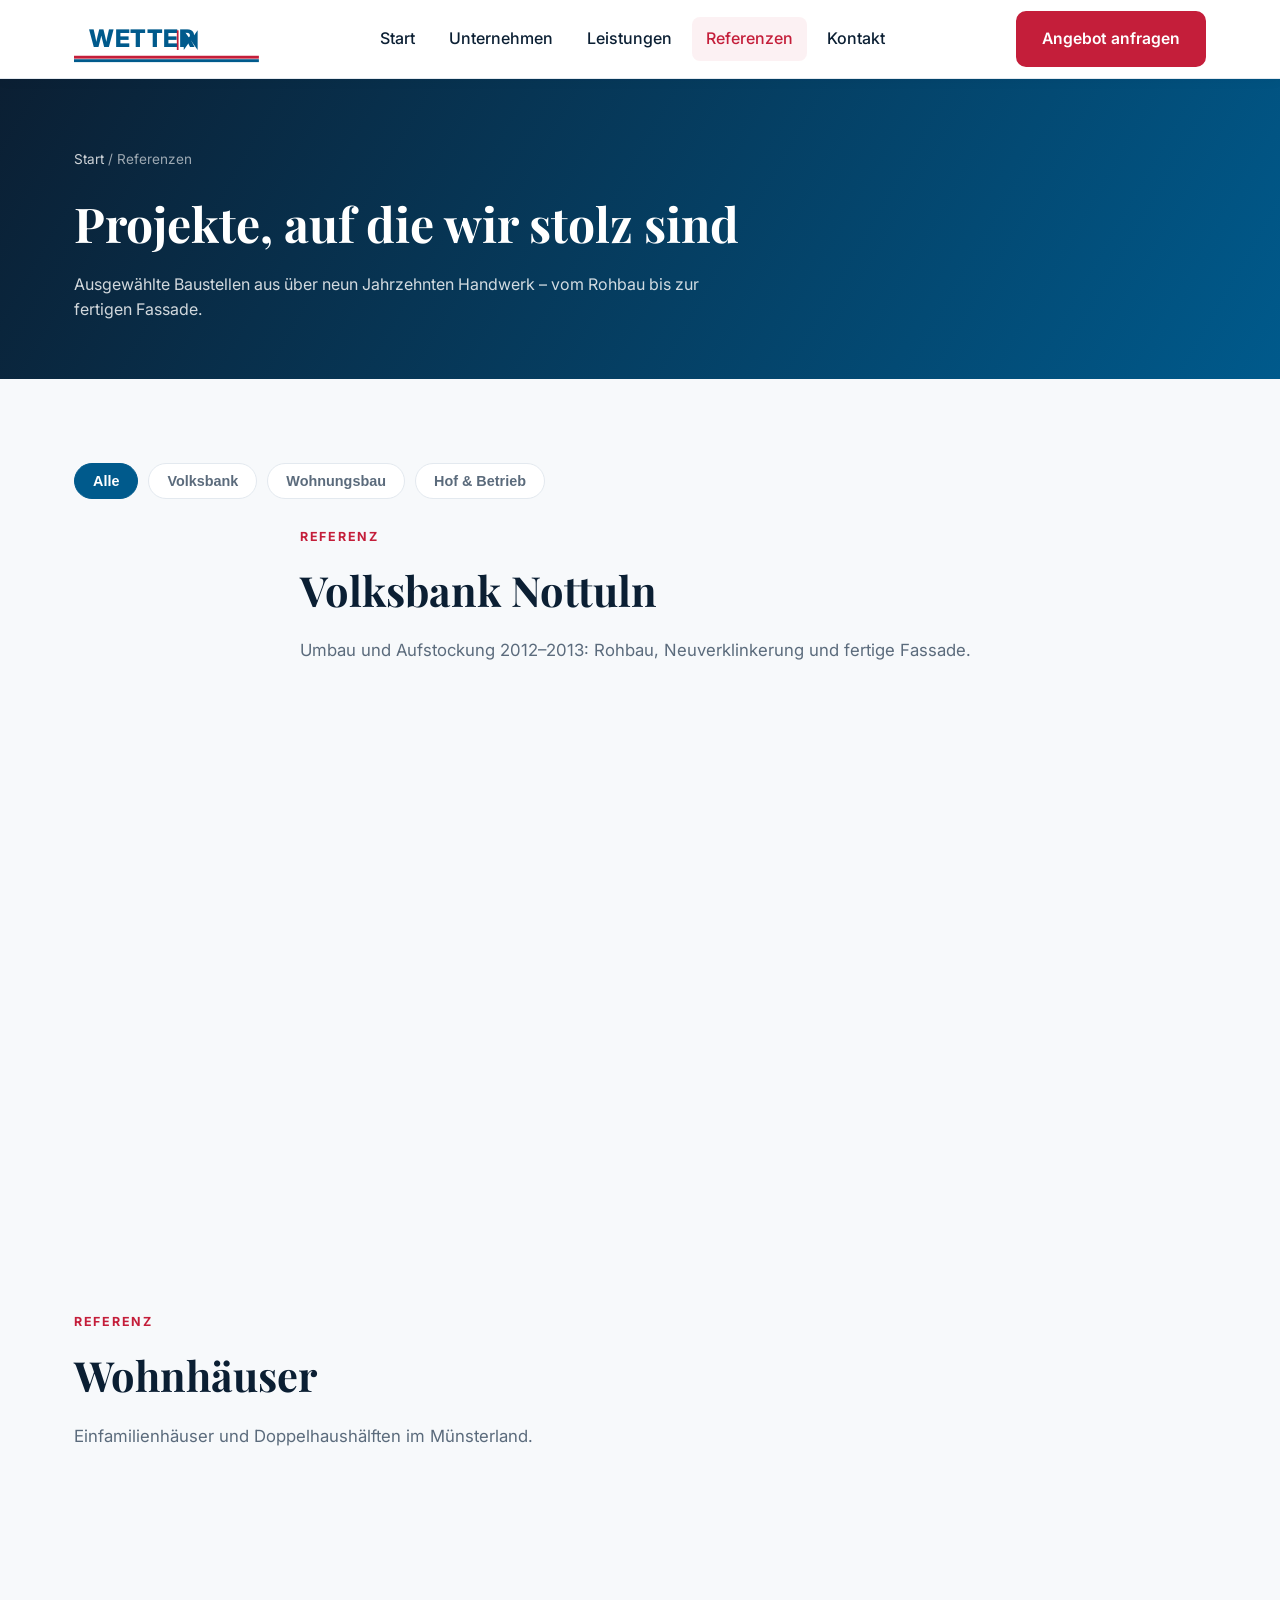
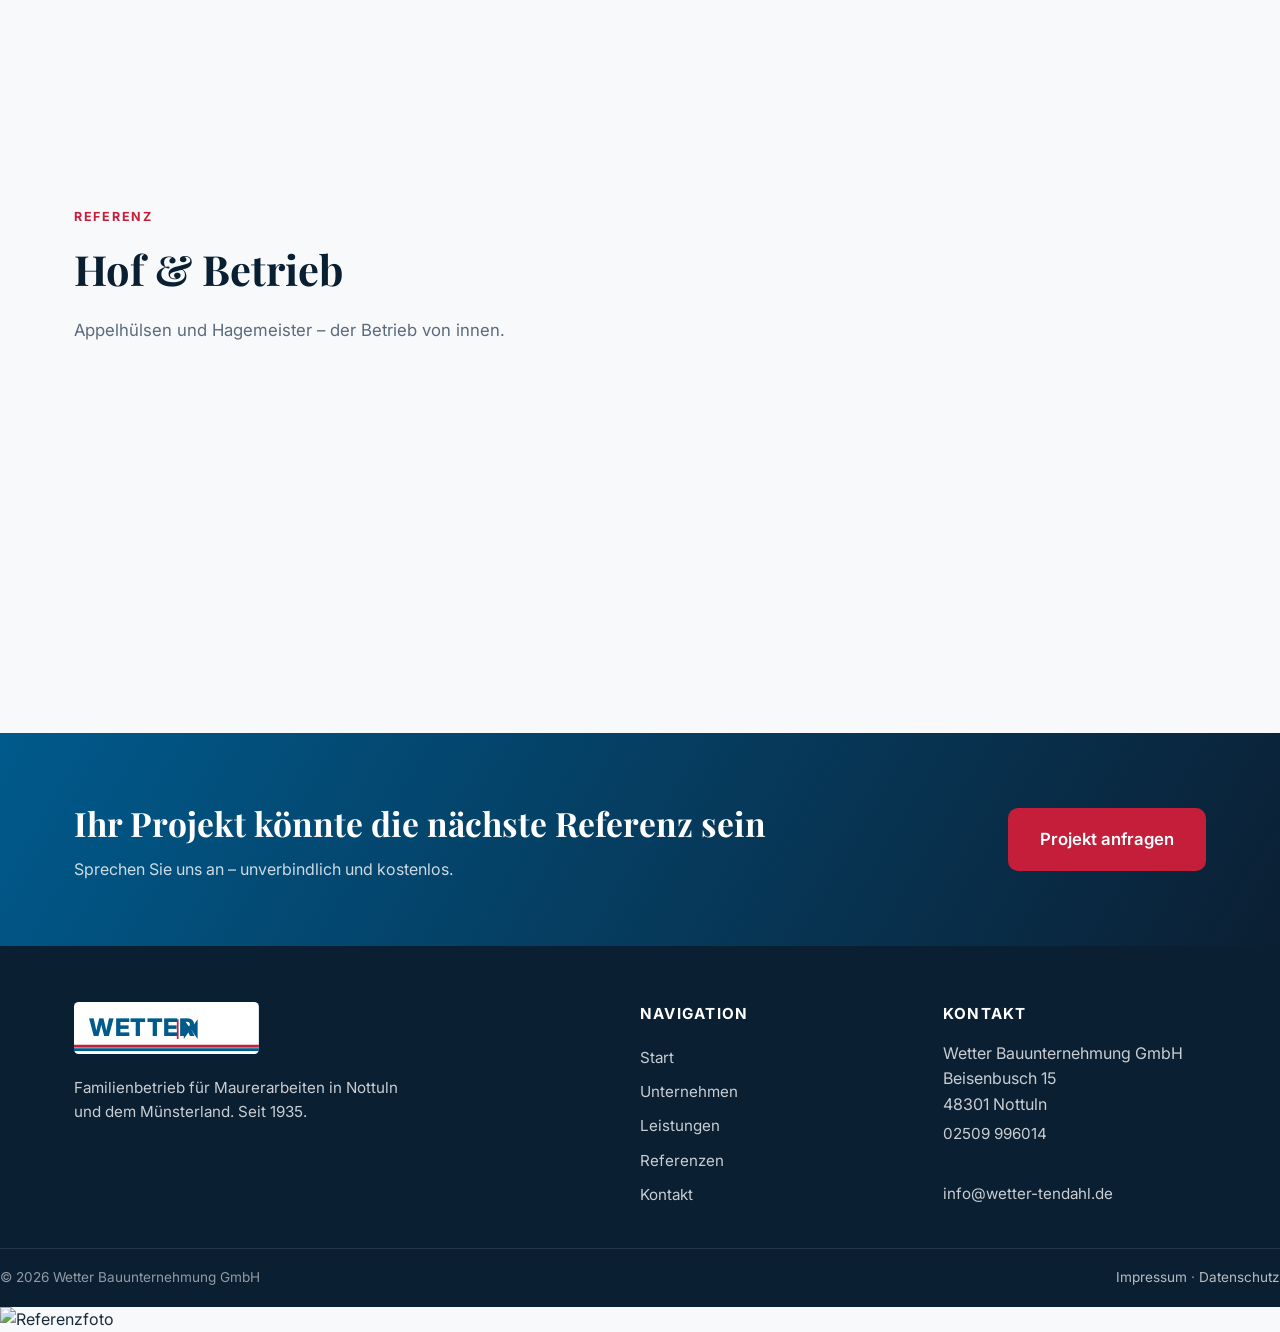
<file: referenzen.html>
<!DOCTYPE html>
<html lang="de">
<head>
<meta charset="UTF-8">
<meta name="viewport" content="width=device-width, initial-scale=1.0">
<title>Referenzen | Wetter Bauunternehmung GmbH Nottuln</title>
<meta name="description" content="Referenzprojekte der Wetter Bauunternehmung: Volksbank Nottuln, Wohnhäuser, Kirchen und Schulen im Münsterland.">
<link rel="canonical" href="https://wetter-bau-nottuln.netlify.app/referenzen.html">
<link rel="preconnect" href="https://fonts.googleapis.com">
<link rel="preconnect" href="https://fonts.gstatic.com" crossorigin>
<link href="https://fonts.googleapis.com/css2?family=Inter:wght@400;500;600;700;800&family=Playfair+Display:wght@600;700&display=swap" rel="stylesheet">
<link rel="stylesheet" href="css/style.css">
</head>
<body>

<header class="site-header" id="header">
  <div class="container header-inner">
    <a href="index.html" class="brand" aria-label="Wetter Bauunternehmung Startseite">
      <svg class="brand-logo" viewBox="0 0 320 90" role="img" aria-label="Wetter Logo">
        <rect x="0" y="0" width="320" height="90" rx="8" fill="#ffffff"/>
        <text x="26" y="58" font-family="Inter, Arial, sans-serif" font-size="42" font-weight="800" fill="#005A8C" letter-spacing="1">WETTER</text>
        <rect x="178" y="30" width="3" height="34" fill="#C41E3A"/>
        <path d="M190 30 L190 64 L214 30 L214 64 Z" fill="#005A8C"/>
        <rect x="0" y="74" width="320" height="5" fill="#C41E3A"/>
        <rect x="0" y="80" width="320" height="5" fill="#005A8C"/>
      </svg>
    </a>
    <nav class="nav-desktop" aria-label="Hauptnavigation">
      <a href="index.html" class="nav-link">Start</a>
      <a href="unternehmen.html" class="nav-link">Unternehmen</a>
      <a href="leistungen.html" class="nav-link">Leistungen</a>
      <a href="referenzen.html" class="nav-link active">Referenzen</a>
      <a href="kontakt.html" class="nav-link">Kontakt</a>
    </nav>
    <a href="kontakt.html" class="btn btn-primary header-cta">Angebot anfragen</a>
    <button class="nav-toggle" id="navToggle" aria-label="Menü öffnen" aria-expanded="false">
      <span></span><span></span><span></span>
    </button>
  </div>
  <div class="mobile-menu" id="mobileMenu">
    <a href="index.html">Start</a>
    <a href="unternehmen.html">Unternehmen</a>
    <a href="leistungen.html">Leistungen</a>
    <a href="referenzen.html">Referenzen</a>
    <a href="kontakt.html">Kontakt</a>
    <a href="tel:+492509996014" class="btn btn-primary">Jetzt anrufen</a>
  </div>
</header>

<main>
  <section class="page-hero">
    <div class="container">
      <div class="breadcrumb"><a href="index.html">Start</a> / Referenzen</div>
      <h1>Projekte, auf die wir stolz sind</h1>
      <p>Ausgewählte Baustellen aus über neun Jahrzehnten Handwerk – vom Rohbau bis zur fertigen Fassade.</p>
    </div>
  </section>

  <section class="section">
    <div class="container">
      <div class="filter-bar">
        <button class="filter-btn active" data-filter="all">Alle</button>
        <button class="filter-btn" data-filter="volksbank">Volksbank</button>
        <button class="filter-btn" data-filter="wohnungsbau">Wohnungsbau</button>
        <button class="filter-btn" data-filter="hof">Hof & Betrieb</button>
      </div>

      <div class="section-head" id="volksbank" style="text-align:left;margin-bottom:24px">
        <span class="eyebrow">Referenz</span>
        <h2>Volksbank Nottuln</h2>
        <p>Umbau und Aufstockung 2012–2013: Rohbau, Neuverklinkerung und fertige Fassade.</p>
      </div>
      <div class="gallery" data-category="volksbank">
        <a href="https://images.unsplash.com/photo-1486406146926-c627a92ad1ab?auto=format&fit=crop&w=1200&q=80" style="background-image:url('https://images.unsplash.com/photo-1486406146926-c627a92ad1ab?auto=format&fit=crop&w=600&q=80')" aria-label="Volksbank Baustelle 1"></a>
        <a href="https://images.unsplash.com/photo-1503387762-592deb58ef4e?auto=format&fit=crop&w=1200&q=80" style="background-image:url('https://images.unsplash.com/photo-1503387762-592deb58ef4e?auto=format&fit=crop&w=600&q=80')" aria-label="Volksbank Baustelle 2"></a>
        <a href="https://images.unsplash.com/photo-1581094794329-c8112a89af12?auto=format&fit=crop&w=1200&q=80" style="background-image:url('https://images.unsplash.com/photo-1581094794329-c8112a89af12?auto=format&fit=crop&w=600&q=80')" aria-label="Volksbank Baustelle 3"></a>
        <a href="https://images.unsplash.com/photo-1541888946425-d81bb19240f5?auto=format&fit=crop&w=1200&q=80" style="background-image:url('https://images.unsplash.com/photo-1541888946425-d81bb19240f5?auto=format&fit=crop&w=600&q=80')" aria-label="Volksbank Baustelle 4"></a>
        <a href="https://images.unsplash.com/photo-1568605114967-8130f3a36994?auto=format&fit=crop&w=1200&q=80" style="background-image:url('https://images.unsplash.com/photo-1568605114967-8130f3a36994?auto=format&fit=crop&w=600&q=80')" aria-label="Volksbank Baustelle 5"></a>
        <a href="https://images.unsplash.com/photo-1504307651254-35680f356dfd?auto=format&fit=crop&w=1200&q=80" style="background-image:url('https://images.unsplash.com/photo-1504307651254-35680f356dfd?auto=format&fit=crop&w=600&q=80')" aria-label="Volksbank Baustelle 6"></a>
      </div>

      <div class="section-head" id="wohnungsbau" style="text-align:left;margin:48px 0 24px">
        <span class="eyebrow">Referenz</span>
        <h2>Wohnhäuser</h2>
        <p>Einfamilienhäuser und Doppelhaushälften im Münsterland.</p>
      </div>
      <div class="gallery" data-category="wohnungsbau">
        <a href="https://images.unsplash.com/photo-1568605114967-8130f3a36994?auto=format&fit=crop&w=1200&q=80" style="background-image:url('https://images.unsplash.com/photo-1568605114967-8130f3a36994?auto=format&fit=crop&w=600&q=80')" aria-label="Wohnhaus 1"></a>
        <a href="https://images.unsplash.com/photo-1503387762-592deb58ef4e?auto=format&fit=crop&w=1200&q=80" style="background-image:url('https://images.unsplash.com/photo-1503387762-592deb58ef4e?auto=format&fit=crop&w=600&q=80')" aria-label="Wohnhaus 2"></a>
        <a href="https://images.unsplash.com/photo-1486406146926-c627a92ad1ab?auto=format&fit=crop&w=1200&q=80" style="background-image:url('https://images.unsplash.com/photo-1486406146926-c627a92ad1ab?auto=format&fit=crop&w=600&q=80')" aria-label="Wohnhaus 3"></a>
      </div>

      <div class="section-head" id="hof" style="text-align:left;margin:48px 0 24px">
        <span class="eyebrow">Referenz</span>
        <h2>Hof & Betrieb</h2>
        <p>Appelhülsen und Hagemeister – der Betrieb von innen.</p>
      </div>
      <div class="gallery" data-category="hof">
        <a href="https://images.unsplash.com/photo-1541888946425-d81bb19240f5?auto=format&fit=crop&w=1200&q=80" style="background-image:url('https://images.unsplash.com/photo-1541888946425-d81bb19240f5?auto=format&fit=crop&w=600&q=80')" aria-label="Hof 1"></a>
        <a href="https://images.unsplash.com/photo-1504307651254-35680f356dfd?auto=format&fit=crop&w=1200&q=80" style="background-image:url('https://images.unsplash.com/photo-1504307651254-35680f356dfd?auto=format&fit=crop&w=600&q=80')" aria-label="Hof 2"></a>
        <a href="https://images.unsplash.com/photo-1581094794329-c8112a89af12?auto=format&fit=crop&w=1200&q=80" style="background-image:url('https://images.unsplash.com/photo-1581094794329-c8112a89af12?auto=format&fit=crop&w=600&q=80')" aria-label="Hof 3"></a>
      </div>
    </div>
  </section>

  <section class="cta-band">
    <div class="container cta-band-inner">
      <div>
        <h2>Ihr Projekt könnte die nächste Referenz sein</h2>
        <p>Sprechen Sie uns an – unverbindlich und kostenlos.</p>
      </div>
      <a href="kontakt.html" class="btn btn-primary btn-lg">Projekt anfragen</a>
    </div>
  </section>
</main>

<footer class="site-footer">
  <div class="container footer-grid">
    <div class="footer-brand">
      <svg class="brand-logo" viewBox="0 0 320 90" role="img" aria-label="Wetter Logo">
        <rect x="0" y="0" width="320" height="90" rx="8" fill="#ffffff"/>
        <text x="26" y="58" font-family="Inter, Arial, sans-serif" font-size="42" font-weight="800" fill="#005A8C" letter-spacing="1">WETTER</text>
        <rect x="178" y="30" width="3" height="34" fill="#C41E3A"/>
        <path d="M190 30 L190 64 L214 30 L214 64 Z" fill="#005A8C"/>
        <rect x="0" y="74" width="320" height="5" fill="#C41E3A"/>
        <rect x="0" y="80" width="320" height="5" fill="#005A8C"/>
      </svg>
      <p>Familienbetrieb für Maurerarbeiten in Nottuln und dem Münsterland. Seit 1935.</p>
    </div>
    <div>
      <h4>Navigation</h4>
      <a href="index.html">Start</a><a href="unternehmen.html">Unternehmen</a><a href="leistungen.html">Leistungen</a><a href="referenzen.html">Referenzen</a><a href="kontakt.html">Kontakt</a>
    </div>
    <div>
      <h4>Kontakt</h4>
      <p>Wetter Bauunternehmung GmbH<br>Beisenbusch 15<br>48301 Nottuln</p>
      <p><a href="tel:+492509996014">02509 996014</a><br><a href="mailto:info@wetter-tendahl.de">info@wetter-tendahl.de</a></p>
    </div>
  </div>
  <div class="footer-bottom">
    <span>© 2026 Wetter Bauunternehmung GmbH</span>
    <span><a href="impressum.html">Impressum</a> · <a href="datenschutz.html">Datenschutz</a></span>
  </div>
</footer>

<div class="mobile-bar">
  <a href="tel:+492509996014" class="btn btn-primary">Anrufen</a>
  <a href="kontakt.html" class="btn btn-secondary">Angebot</a>
</div>

<script src="js/main.js"></script>
</body>
</html>
</file>
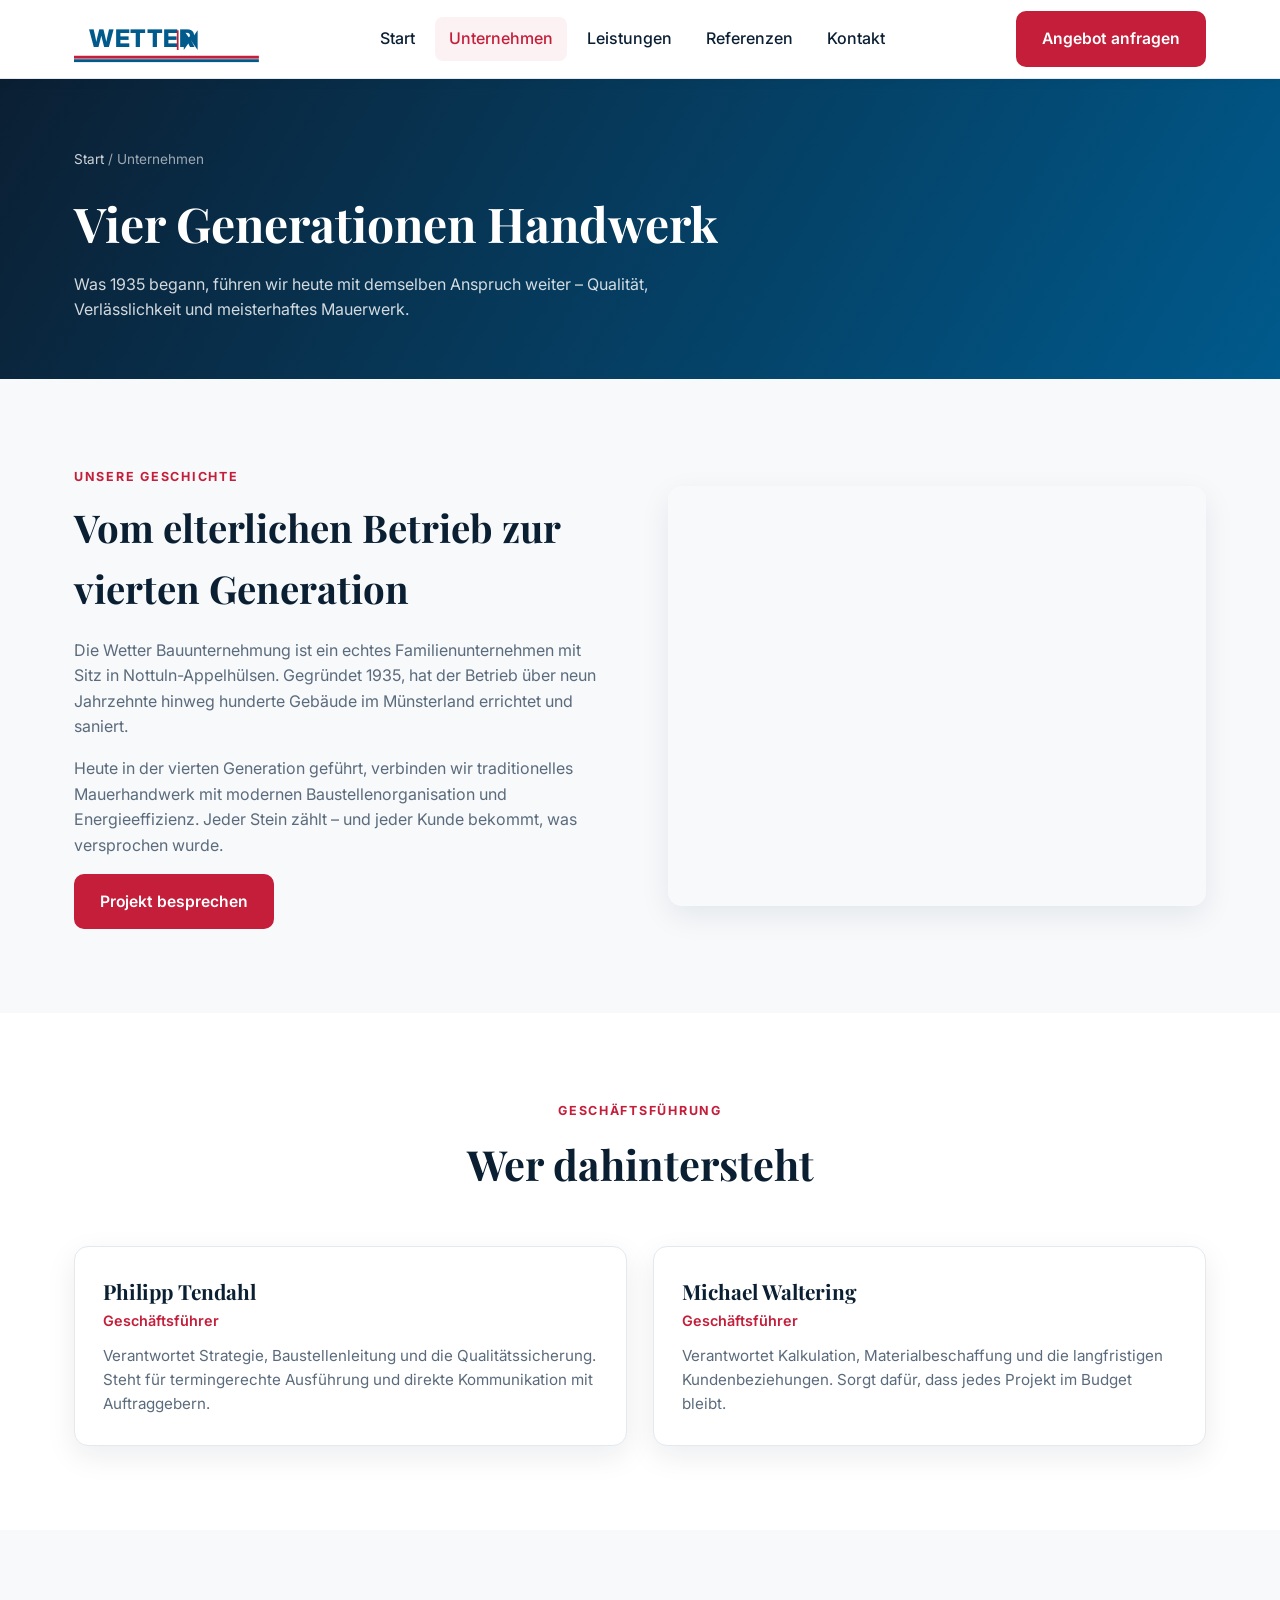
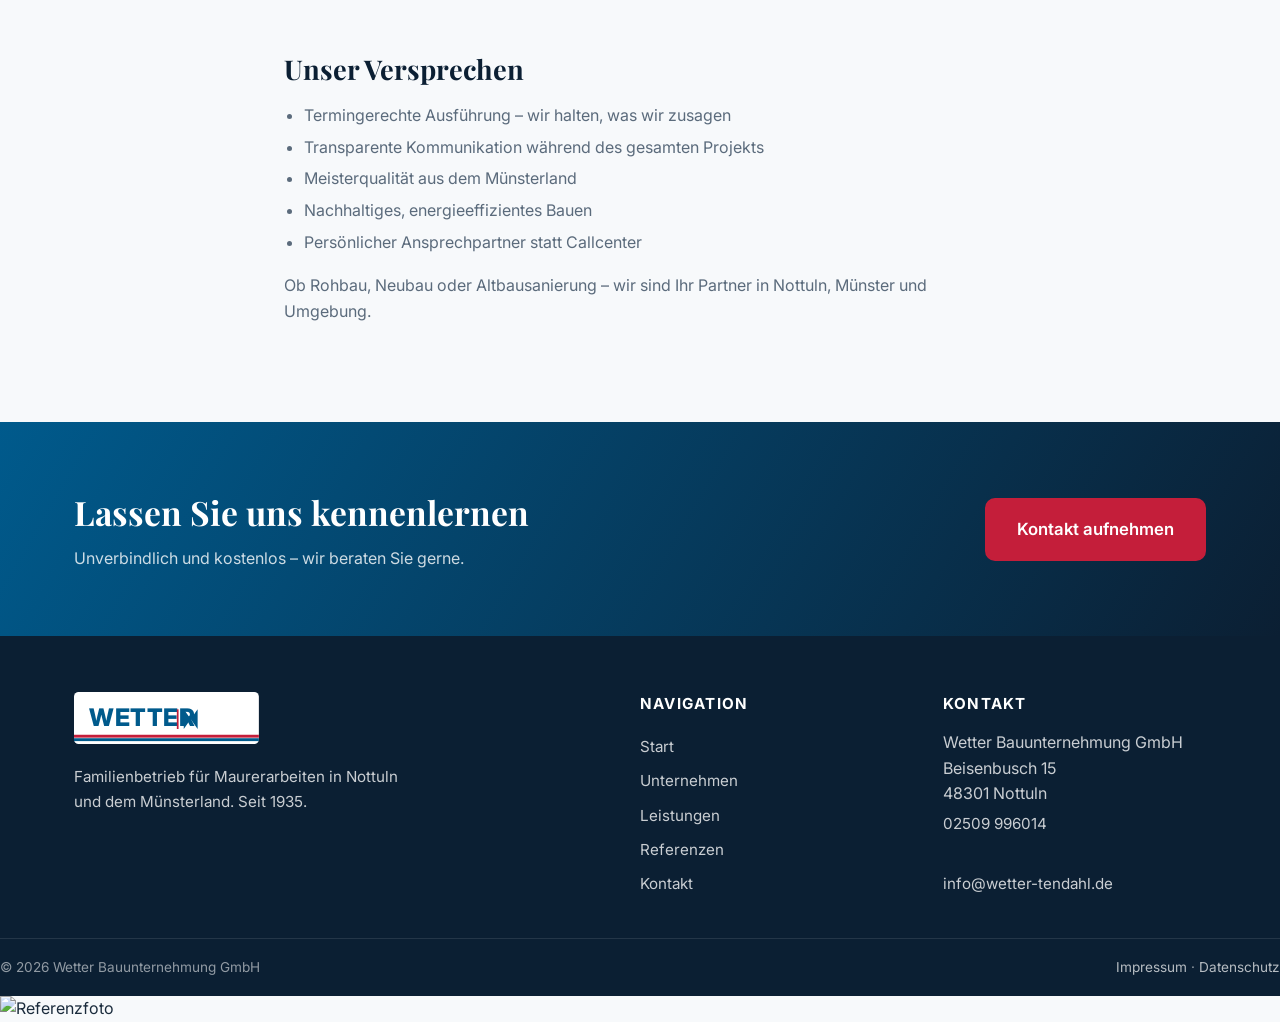
<file: unternehmen.html>
<!DOCTYPE html>
<html lang="de">
<head>
<meta charset="UTF-8">
<meta name="viewport" content="width=device-width, initial-scale=1.0">
<title>Unternehmen | Wetter Bauunternehmung GmbH Nottuln</title>
<meta name="description" content="Familienbetrieb seit 1935 in der vierten Generation. Geschäftsführung Philipp Tendahl und Michael Waltering. Meisterbetrieb für Maurerarbeiten in Nottuln.">
<link rel="canonical" href="https://wetter-bau-nottuln.netlify.app/unternehmen.html">
<link rel="preconnect" href="https://fonts.googleapis.com">
<link rel="preconnect" href="https://fonts.gstatic.com" crossorigin>
<link href="https://fonts.googleapis.com/css2?family=Inter:wght@400;500;600;700;800&family=Playfair+Display:wght@600;700&display=swap" rel="stylesheet">
<link rel="stylesheet" href="css/style.css">
</head>
<body>

<header class="site-header" id="header">
  <div class="container header-inner">
    <a href="index.html" class="brand" aria-label="Wetter Bauunternehmung Startseite">
      <svg class="brand-logo" viewBox="0 0 320 90" role="img" aria-label="Wetter Logo">
        <rect x="0" y="0" width="320" height="90" rx="8" fill="#ffffff"/>
        <text x="26" y="58" font-family="Inter, Arial, sans-serif" font-size="42" font-weight="800" fill="#005A8C" letter-spacing="1">WETTER</text>
        <rect x="178" y="30" width="3" height="34" fill="#C41E3A"/>
        <path d="M190 30 L190 64 L214 30 L214 64 Z" fill="#005A8C"/>
        <rect x="0" y="74" width="320" height="5" fill="#C41E3A"/>
        <rect x="0" y="80" width="320" height="5" fill="#005A8C"/>
      </svg>
    </a>
    <nav class="nav-desktop" aria-label="Hauptnavigation">
      <a href="index.html" class="nav-link">Start</a>
      <a href="unternehmen.html" class="nav-link active">Unternehmen</a>
      <a href="leistungen.html" class="nav-link">Leistungen</a>
      <a href="referenzen.html" class="nav-link">Referenzen</a>
      <a href="kontakt.html" class="nav-link">Kontakt</a>
    </nav>
    <a href="kontakt.html" class="btn btn-primary header-cta">Angebot anfragen</a>
    <button class="nav-toggle" id="navToggle" aria-label="Menü öffnen" aria-expanded="false">
      <span></span><span></span><span></span>
    </button>
  </div>
  <div class="mobile-menu" id="mobileMenu">
    <a href="index.html">Start</a>
    <a href="unternehmen.html">Unternehmen</a>
    <a href="leistungen.html">Leistungen</a>
    <a href="referenzen.html">Referenzen</a>
    <a href="kontakt.html">Kontakt</a>
    <a href="tel:+492509996014" class="btn btn-primary">Jetzt anrufen</a>
  </div>
</header>

<main>
  <section class="page-hero">
    <div class="container">
      <div class="breadcrumb"><a href="index.html">Start</a> / Unternehmen</div>
      <h1>Vier Generationen Handwerk</h1>
      <p>Was 1935 begann, führen wir heute mit demselben Anspruch weiter – Qualität, Verlässlichkeit und meisterhaftes Mauerwerk.</p>
    </div>
  </section>

  <section class="section">
    <div class="container split">
      <div class="split-text">
        <span class="eyebrow">Unsere Geschichte</span>
        <h2>Vom elterlichen Betrieb zur vierten Generation</h2>
        <p>Die Wetter Bauunternehmung ist ein echtes Familienunternehmen mit Sitz in Nottuln-Appelhülsen. Gegründet 1935, hat der Betrieb über neun Jahrzehnte hinweg hunderte Gebäude im Münsterland errichtet und saniert.</p>
        <p>Heute in der vierten Generation geführt, verbinden wir traditionelles Mauerhandwerk mit modernen Baustellenorganisation und Energieeffizienz. Jeder Stein zählt – und jeder Kunde bekommt, was versprochen wurde.</p>
        <a href="kontakt.html" class="btn btn-primary">Projekt besprechen</a>
      </div>
      <div class="split-media" style="background-image:url('https://images.unsplash.com/photo-1504307651254-35680f356dfd?auto=format&fit=crop&w=900&q=80')"></div>
    </div>
  </section>

  <section class="section section-alt">
    <div class="container">
      <div class="section-head">
        <span class="eyebrow">Geschäftsführung</span>
        <h2>Wer dahintersteht</h2>
      </div>
      <div class="team-grid">
        <article class="team-card">
          <h3>Philipp Tendahl</h3>
          <span>Geschäftsführer</span>
          <p>Verantwortet Strategie, Baustellenleitung und die Qualitätssicherung. Steht für termingerechte Ausführung und direkte Kommunikation mit Auftraggebern.</p>
        </article>
        <article class="team-card">
          <h3>Michael Waltering</h3>
          <span>Geschäftsführer</span>
          <p>Verantwortet Kalkulation, Materialbeschaffung und die langfristigen Kundenbeziehungen. Sorgt dafür, dass jedes Projekt im Budget bleibt.</p>
        </article>
      </div>
    </div>
  </section>

  <section class="section">
    <div class="container content-block">
    <h2>Unser Versprechen</h2>
    <ul>
      <li>Termingerechte Ausführung – wir halten, was wir zusagen</li>
      <li>Transparente Kommunikation während des gesamten Projekts</li>
      <li>Meisterqualität aus dem Münsterland</li>
      <li>Nachhaltiges, energieeffizientes Bauen</li>
      <li>Persönlicher Ansprechpartner statt Callcenter</li>
    </ul>
    <p>Ob Rohbau, Neubau oder Altbausanierung – wir sind Ihr Partner in Nottuln, Münster und Umgebung.</p>
    </div>
  </section>

  <section class="cta-band">
    <div class="container cta-band-inner">
      <div>
        <h2>Lassen Sie uns kennenlernen</h2>
        <p>Unverbindlich und kostenlos – wir beraten Sie gerne.</p>
      </div>
      <a href="kontakt.html" class="btn btn-primary btn-lg">Kontakt aufnehmen</a>
    </div>
  </section>
</main>

<footer class="site-footer">
  <div class="container footer-grid">
    <div class="footer-brand">
      <svg class="brand-logo" viewBox="0 0 320 90" role="img" aria-label="Wetter Logo">
        <rect x="0" y="0" width="320" height="90" rx="8" fill="#ffffff"/>
        <text x="26" y="58" font-family="Inter, Arial, sans-serif" font-size="42" font-weight="800" fill="#005A8C" letter-spacing="1">WETTER</text>
        <rect x="178" y="30" width="3" height="34" fill="#C41E3A"/>
        <path d="M190 30 L190 64 L214 30 L214 64 Z" fill="#005A8C"/>
        <rect x="0" y="74" width="320" height="5" fill="#C41E3A"/>
        <rect x="0" y="80" width="320" height="5" fill="#005A8C"/>
      </svg>
      <p>Familienbetrieb für Maurerarbeiten in Nottuln und dem Münsterland. Seit 1935.</p>
    </div>
    <div>
      <h4>Navigation</h4>
      <a href="index.html">Start</a><a href="unternehmen.html">Unternehmen</a><a href="leistungen.html">Leistungen</a><a href="referenzen.html">Referenzen</a><a href="kontakt.html">Kontakt</a>
    </div>
    <div>
      <h4>Kontakt</h4>
      <p>Wetter Bauunternehmung GmbH<br>Beisenbusch 15<br>48301 Nottuln</p>
      <p><a href="tel:+492509996014">02509 996014</a><br><a href="mailto:info@wetter-tendahl.de">info@wetter-tendahl.de</a></p>
    </div>
  </div>
  <div class="footer-bottom">
    <span>© 2026 Wetter Bauunternehmung GmbH</span>
    <span><a href="impressum.html">Impressum</a> · <a href="datenschutz.html">Datenschutz</a></span>
  </div>
</footer>

<div class="mobile-bar">
  <a href="tel:+492509996014" class="btn btn-primary">Anrufen</a>
  <a href="kontakt.html" class="btn btn-secondary">Angebot</a>
</div>

<script src="js/main.js"></script>
</body>
</html>
</file>
<file: css/style.css>
:root{
  --navy:#005A8C; --navy-dark:#0b1f33; --red:#C41E3A; --red-dark:#9e1830;
  --bg:#f7f9fb; --surface:#ffffff; --text:#1a2b3c; --muted:#5b6b7c;
  --border:#e3e9ef; --radius:14px; --shadow:0 10px 30px rgba(11,31,51,.08);
  --maxw:1180px;
}
*{box-sizing:border-box;margin:0;padding:0}
html{scroll-behavior:smooth}
body{font-family:'Inter',system-ui,-apple-system,Segoe UI,Roboto,sans-serif;color:var(--text);background:var(--bg);line-height:1.6;-webkit-font-smoothing:antialiased}
a{color:var(--navy);text-decoration:none}
img{max-width:100%;display:block}
.container{width:100%;max-width:var(--maxw);margin:0 auto;padding:0 24px}
.eyebrow{display:inline-block;font-size:.78rem;font-weight:700;letter-spacing:.14em;text-transform:uppercase;color:var(--red);margin-bottom:10px}
.section{padding:84px 0}
.section-alt{background:var(--surface)}
.section-head{max-width:680px;margin:0 auto 48px;text-align:center}
.section-head h2{font-family:'Playfair Display',Georgia,serif;font-size:clamp(1.8rem,4vw,2.6rem);color:var(--navy-dark);margin-bottom:14px}
.section-head p{color:var(--muted);font-size:1.05rem}
.center-cta{text-align:center;margin-top:40px}

/* Buttons */
.btn{display:inline-flex;align-items:center;justify-content:center;gap:8px;font-weight:600;font-size:.98rem;padding:13px 24px;border-radius:10px;border:2px solid transparent;cursor:pointer;transition:.2s ease;text-align:center}
.btn-primary{background:var(--red);color:#fff;border-color:var(--red)}
.btn-primary:hover{background:var(--red-dark);border-color:var(--red-dark);transform:translateY(-1px)}
.btn-secondary{background:transparent;color:var(--navy);border-color:var(--navy)}
.btn-secondary:hover{background:var(--navy);color:#fff}
.btn-ghost{background:transparent;color:#fff;border-color:rgba(255,255,255,.5)}
.btn-ghost:hover{background:rgba(255,255,255,.12);border-color:#fff}
.btn-lg{padding:16px 30px;font-size:1.05rem}
.text-link{font-weight:600;color:var(--red)}
.text-link:hover{text-decoration:underline}

/* Header */
.site-header{position:sticky;top:0;z-index:100;background:rgba(255,255,255,.97);backdrop-filter:blur(10px);border-bottom:1px solid var(--border);box-shadow:0 2px 12px rgba(11,31,51,.04)}
.header-inner{display:flex;align-items:center;justify-content:space-between;height:78px}
.brand{display:flex;align-items:center}
.brand-logo{height:52px;width:auto}
.nav-desktop{display:flex;gap:6px}
.nav-link{color:var(--navy-dark);font-weight:500;padding:9px 14px;border-radius:8px;transition:.15s}
.nav-link:hover,.nav-link.active{color:var(--red);background:rgba(196,30,58,.06)}
.header-cta{margin-left:10px}
.nav-toggle{display:none;flex-direction:column;gap:5px;background:none;border:0;cursor:pointer;padding:8px}
.nav-toggle span{width:24px;height:2px;background:var(--navy-dark);border-radius:2px;transition:.2s}
.nav-toggle.open span:nth-child(1){transform:translateY(7px) rotate(45deg)}
.nav-toggle.open span:nth-child(2){opacity:0}
.nav-toggle.open span:nth-child(3){transform:translateY(-7px) rotate(-45deg)}
.mobile-menu{display:none;flex-direction:column;background:var(--navy-dark);padding:18px 24px 26px;gap:4px;border-top:1px solid rgba(255,255,255,.08)}
.mobile-menu a{color:#fff;padding:13px 6px;font-weight:500;border-bottom:1px solid rgba(255,255,255,.06)}
.mobile-menu .btn{margin-top:14px}

/* Hero */
.hero{position:relative;min-height:88vh;display:flex;align-items:center;color:#fff;overflow:hidden}
.hero-bg{position:absolute;inset:0;background-size:cover;background-position:center;transform:scale(1.04)}
.hero-overlay{position:absolute;inset:0;background:linear-gradient(115deg,rgba(11,31,51,.92) 0%,rgba(11,31,51,.55) 55%,rgba(196,30,58,.35) 100%)}
.hero-content{position:relative;z-index:2;padding:80px 0 60px}
.hero h1{font-family:'Playfair Display',Georgia,serif;font-size:clamp(2.2rem,6vw,4rem);line-height:1.08;max-width:820px;margin-bottom:18px}
.hero h1 em{color:var(--red);font-style:normal}
.hero-sub{font-size:clamp(1rem,2.4vw,1.25rem);max-width:620px;color:rgba(255,255,255,.88);margin-bottom:30px}
.hero-actions{display:flex;gap:14px;flex-wrap:wrap}

/* Trust */
.trust{background:var(--navy-dark);color:#fff;padding:42px 0}
.trust-grid{display:grid;grid-template-columns:repeat(4,1fr);gap:20px;text-align:center}
.trust-item strong{display:block;font-family:'Playfair Display',serif;font-size:2rem;color:#fff}
.trust-item span{color:rgba(255,255,255,.7);font-size:.92rem}

/* Cards */
.cards-3{display:grid;grid-template-columns:repeat(3,1fr);gap:26px}
.card{background:var(--surface);border-radius:var(--radius);overflow:hidden;box-shadow:var(--shadow);transition:.25s;border:1px solid var(--border)}
.card:hover{transform:translateY(-6px);box-shadow:0 18px 40px rgba(11,31,51,.14)}
.card-img{height:200px;background-size:cover;background-position:center}
.card-body{padding:24px}
.card-body h3{font-family:'Playfair Display',serif;font-size:1.35rem;color:var(--navy-dark);margin-bottom:8px}
.card-body p{color:var(--muted);font-size:.98rem;margin-bottom:14px}

/* Split */
.split{display:grid;grid-template-columns:1fr 1fr;gap:56px;align-items:center}
.split-text h2{font-family:'Playfair Display',serif;font-size:clamp(1.7rem,3.5vw,2.4rem);color:var(--navy-dark);margin-bottom:18px}
.split-text p{color:var(--muted);margin-bottom:16px}
.split-media{height:420px;border-radius:var(--radius);background-size:cover;background-position:center;box-shadow:var(--shadow)}

/* CTA band */
.cta-band{background:linear-gradient(120deg,var(--navy) 0%,var(--navy-dark) 100%);color:#fff;padding:64px 0}
.cta-band-inner{display:flex;align-items:center;justify-content:space-between;gap:30px;flex-wrap:wrap}
.cta-band h2{font-family:'Playfair Display',serif;font-size:clamp(1.5rem,3vw,2.1rem);margin-bottom:6px}
.cta-band p{color:rgba(255,255,255,.8)}

/* Footer */
.site-footer{background:var(--navy-dark);color:rgba(255,255,255,.78);padding:56px 0 0}
.footer-grid{display:grid;grid-template-columns:2fr 1fr 1fr;gap:40px;padding-bottom:36px}
.footer-brand p{margin-top:14px;max-width:340px;font-size:.95rem}
.footer-grid h4{color:#fff;font-size:.95rem;margin-bottom:14px;text-transform:uppercase;letter-spacing:.08em}
.footer-grid a{display:block;color:rgba(255,255,255,.78);padding:5px 0;font-size:.95rem}
.footer-grid a:hover{color:#fff}
.footer-bottom{border-top:1px solid rgba(255,255,255,.1);padding:18px 0;display:flex;justify-content:space-between;gap:14px;flex-wrap:wrap;font-size:.85rem;color:rgba(255,255,255,.55)}
.footer-bottom a{color:rgba(255,255,255,.7)}

/* Mobile bar */
.mobile-bar{display:none;position:fixed;bottom:0;left:0;right:0;z-index:90;background:#fff;border-top:1px solid var(--border);padding:12px 16px;gap:12px;box-shadow:0 -6px 20px rgba(0,0,0,.08)}
.mobile-bar .btn{flex:1}

/* Page hero (subpages) */
.page-hero{background:linear-gradient(120deg,var(--navy-dark),var(--navy));color:#fff;padding:70px 0 56px}
.page-hero h1{font-family:'Playfair Display',serif;font-size:clamp(2rem,5vw,3rem);margin-bottom:10px}
.page-hero p{color:rgba(255,255,255,.82);max-width:640px}
.breadcrumb{font-size:.85rem;color:rgba(255,255,255,.6);margin-bottom:14px}
.breadcrumb a{color:rgba(255,255,255,.8)}

/* Content blocks */
.content-block{max-width:760px;margin:0 auto}
.content-block h2{font-family:'Playfair Display',serif;color:var(--navy-dark);font-size:1.7rem;margin:34px 0 12px}
.content-block p{color:var(--muted);margin-bottom:14px}
.content-block ul{margin:0 0 18px 20px;color:var(--muted)}
.content-block li{margin-bottom:6px}
.team-grid{display:grid;grid-template-columns:repeat(2,1fr);gap:26px;margin-top:30px}
.team-card{background:var(--surface);border:1px solid var(--border);border-radius:var(--radius);padding:28px;box-shadow:var(--shadow)}
.team-card h3{color:var(--navy-dark);font-family:'Playfair Display',serif;font-size:1.3rem}
.team-card span{color:var(--red);font-weight:600;font-size:.9rem}
.team-card p{color:var(--muted);margin-top:10px;font-size:.95rem}

/* Gallery / album */
.gallery{display:grid;grid-template-columns:repeat(3,1fr);gap:16px;margin-top:30px}
.gallery a{display:block;border-radius:10px;overflow:hidden;aspect-ratio:4/3;background-size:cover;background-position:center;transition:.2s}
.gallery a:hover{transform:scale(1.03)}
.filter-bar{display:flex;gap:10px;flex-wrap:wrap;margin-bottom:24px}
.filter-btn{padding:9px 18px;border-radius:30px;border:1px solid var(--border);background:#fff;font-weight:600;font-size:.9rem;cursor:pointer;color:var(--muted);transition:.15s}
.filter-btn.active,.filter-btn:hover{background:var(--navy);color:#fff;border-color:var(--navy)}

/* Contact */
.contact-grid{display:grid;grid-template-columns:1fr 1fr;gap:40px;align-items:start}
.contact-info p{color:var(--muted);margin-bottom:14px}
.contact-info a{font-weight:600}
.form-group{margin-bottom:18px}
.form-group label{display:block;font-weight:600;font-size:.9rem;margin-bottom:6px;color:var(--navy-dark)}
.form-group input,.form-group textarea,.form-group select{width:100%;padding:13px 14px;border:1px solid var(--border);border-radius:10px;font-family:inherit;font-size:1rem;background:#fff;transition:.15s}
.form-group input:focus,.form-group textarea:focus{outline:none;border-color:var(--navy);box-shadow:0 0 0 3px rgba(0,90,140,.12)}
.form-note{font-size:.82rem;color:var(--muted);margin-top:10px}
.map-embed{border-radius:var(--radius);overflow:hidden;border:1px solid var(--border);height:320px;margin-top:24px}
.map-embed iframe{width:100%;height:100%;border:0}

/* Legal */
.legal{max-width:820px;margin:0 auto;color:var(--muted)}
.legal h2{color:var(--navy-dark);font-size:1.2rem;margin:26px 0 8px}
.legal p,.legal li{font-size:.95rem;margin-bottom:8px}

/* Responsive */
@media(max-width:900px){
  .nav-desktop,.header-cta{display:none}
  .nav-toggle{display:flex}
  .mobile-menu.open{display:flex}
  .cards-3,.gallery,.team-grid,.contact-grid,.split,.footer-grid,.trust-grid{grid-template-columns:1fr}
  .trust-grid{grid-template-columns:repeat(2,1fr)}
  .split-media{height:280px}
  .section{padding:60px 0}
  .mobile-bar{display:flex}
  body{padding-bottom:70px}
}
@media(max-width:560px){
  .hero{min-height:78vh}
  .hero-actions .btn{width:100%}
}
</file>
